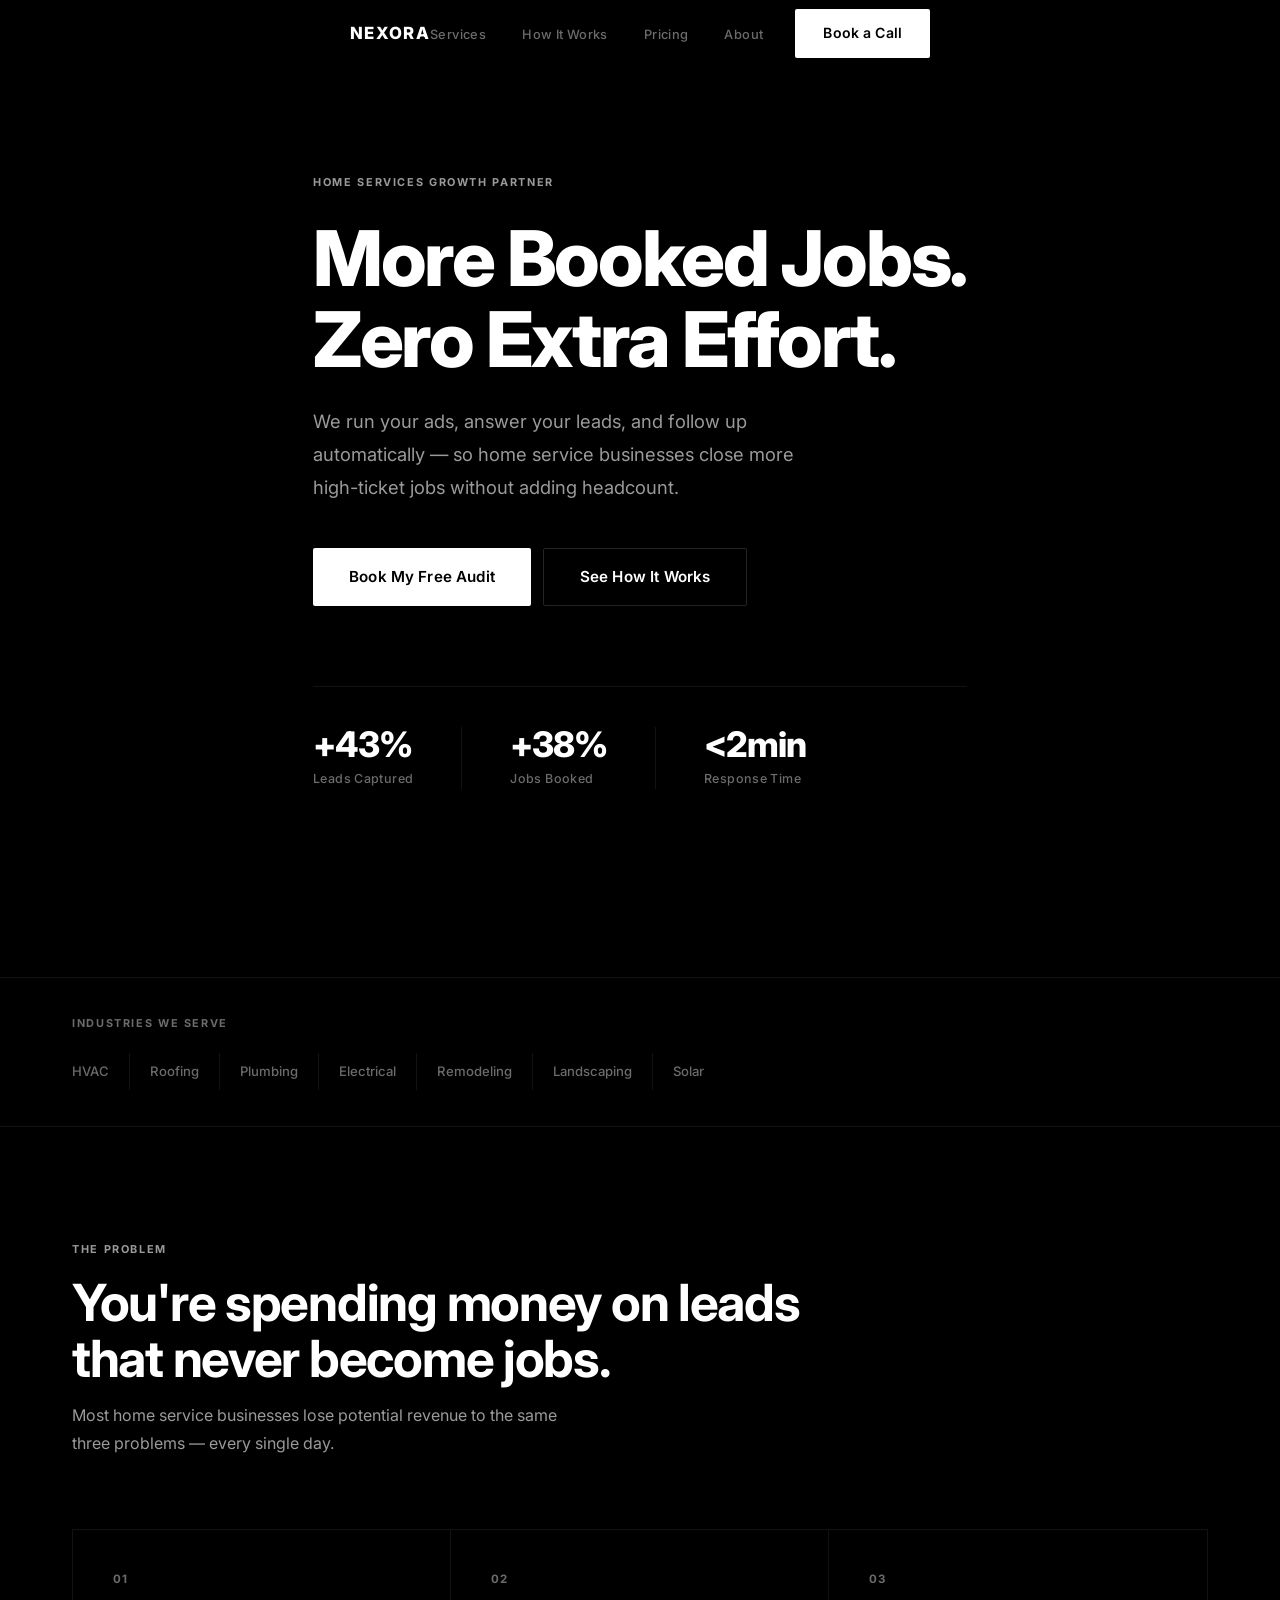
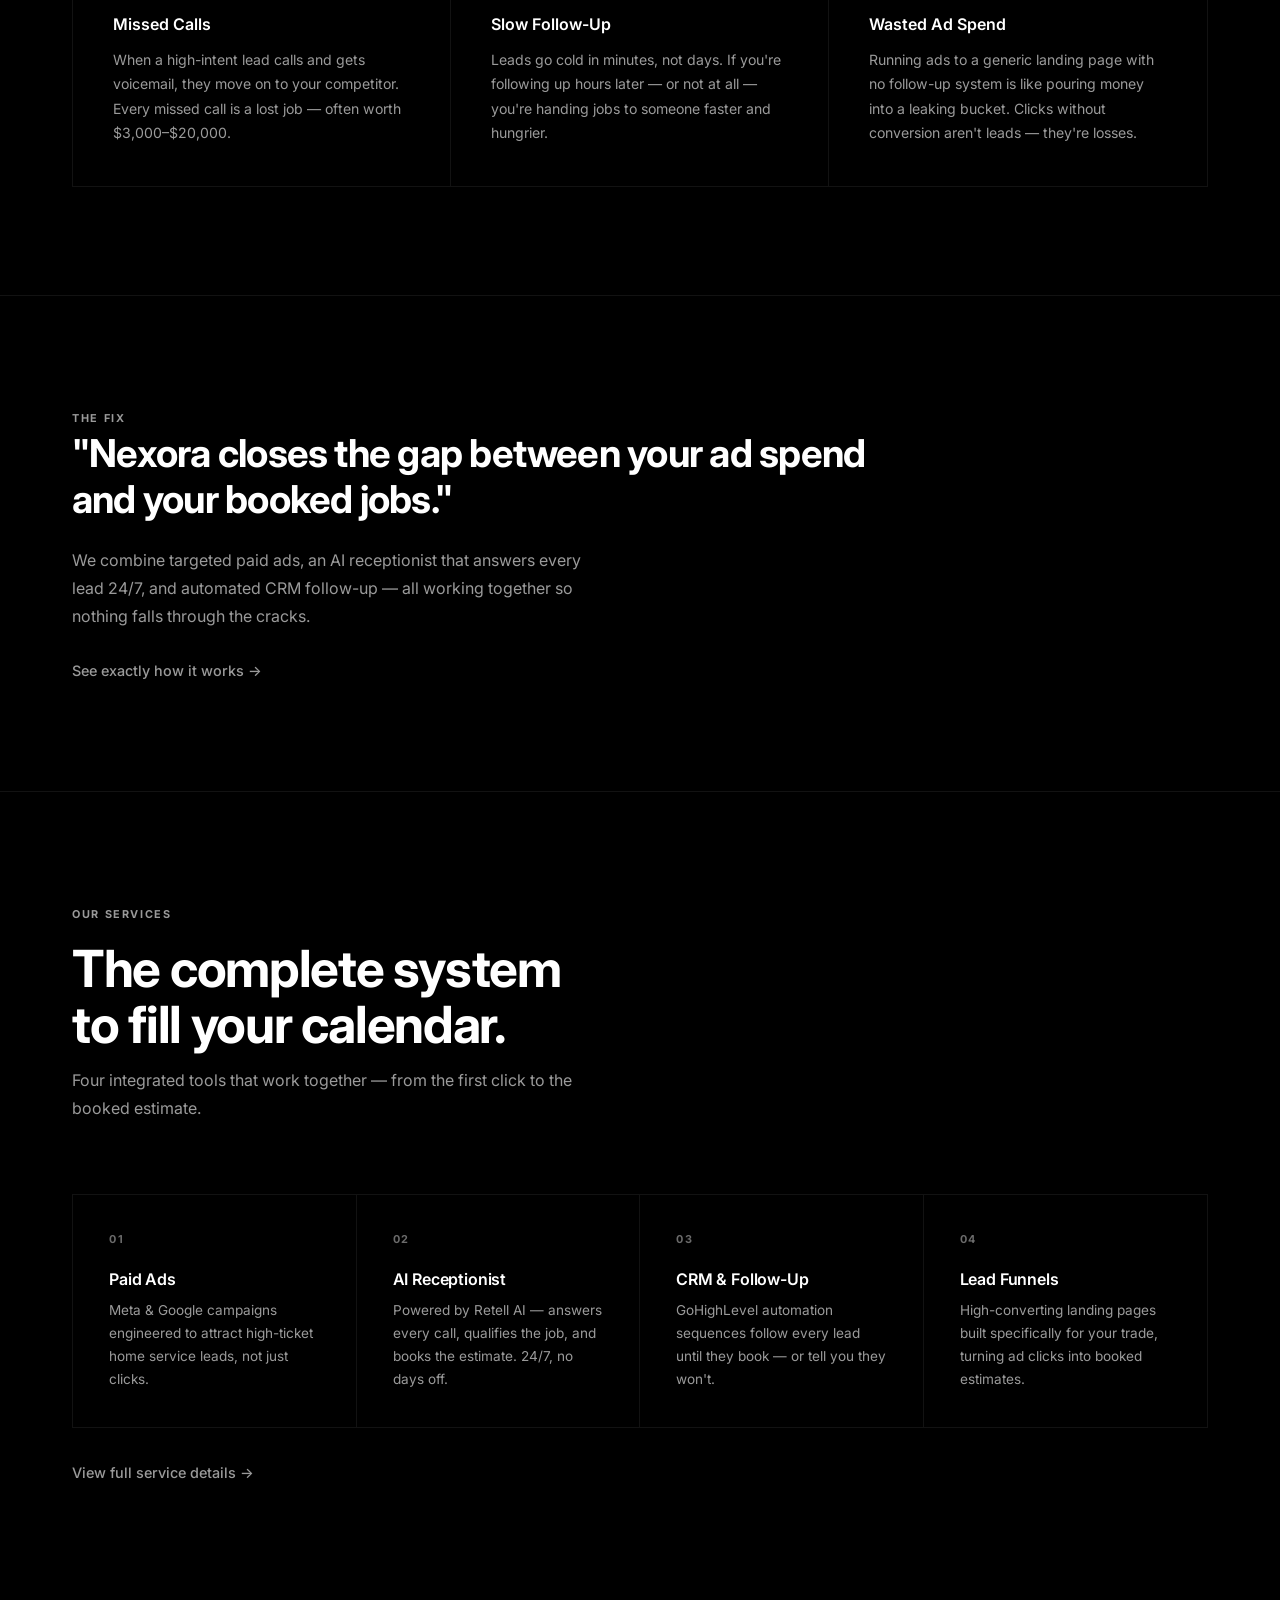
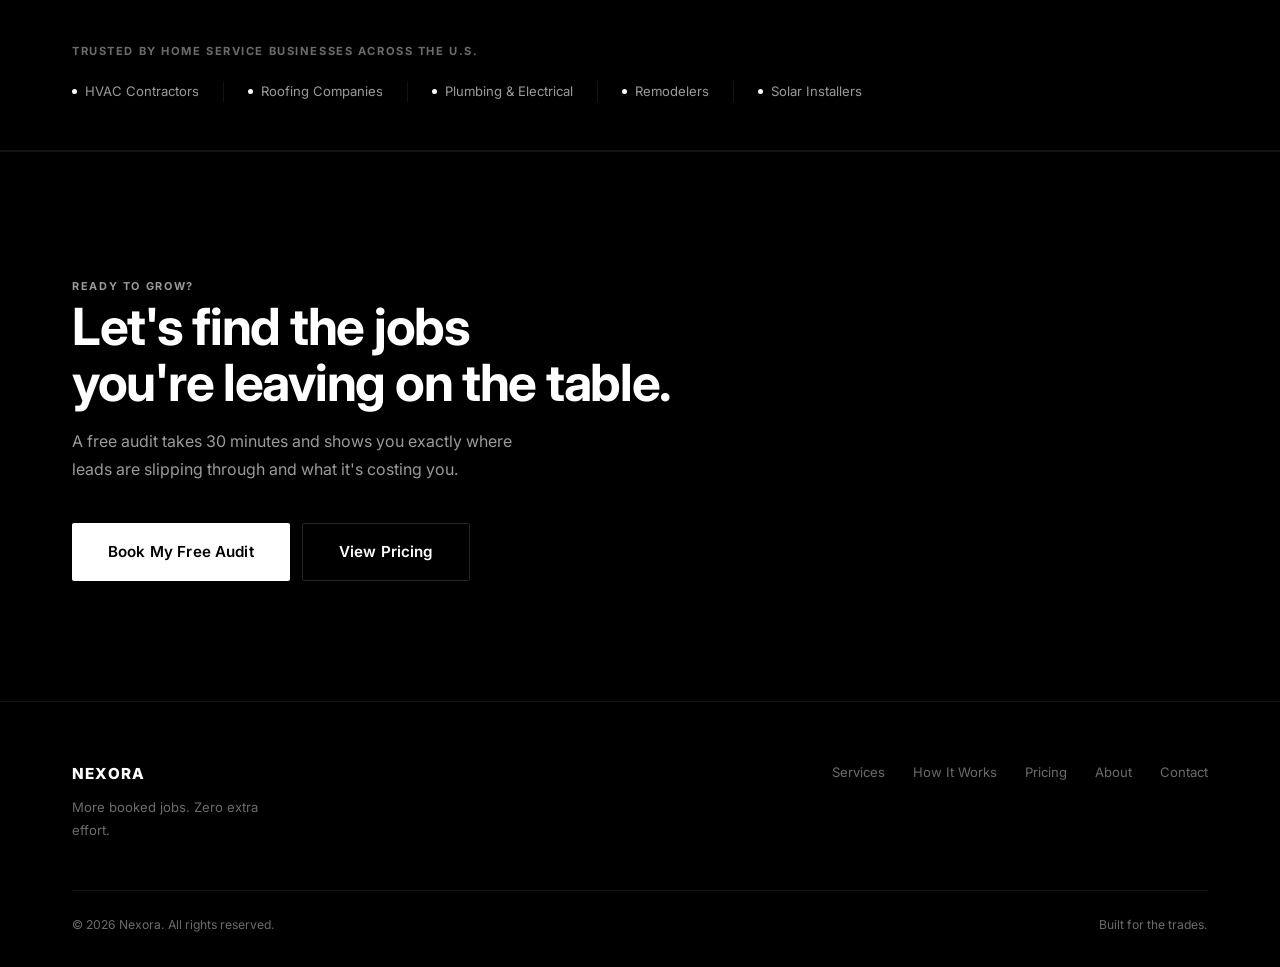
<file: index.html>
<!DOCTYPE html>
<html lang="en">
<head>
  <meta charset="UTF-8" />
  <meta name="viewport" content="width=device-width, initial-scale=1.0" />
  <title>Nexora — More Booked Jobs. Zero Extra Effort.</title>
  <meta name="description" content="Nexora runs your ads, answers your leads, and follows up automatically so home service businesses close more high-ticket jobs without adding headcount." />
  <link rel="stylesheet" href="styles.css" />
</head>
<body>

<!-- ─── Navigation ─── -->
<nav class="nav">
  <div class="container">
    <div class="nav-inner">
      <a href="index.html" class="nav-logo">Nexora</a>
      <ul class="nav-links">
        <li><a href="services.html">Services</a></li>
        <li><a href="how-it-works.html">How It Works</a></li>
        <li><a href="pricing.html">Pricing</a></li>
        <li><a href="about.html">About</a></li>
      </ul>
      <div class="nav-cta">
        <a href="contact.html" class="btn btn-primary">Book a Call</a>
      </div>
      <button class="nav-hamburger" aria-label="Open menu">
        <span></span><span></span><span></span>
      </button>
    </div>
  </div>
</nav>

<div class="nav-mobile">
  <a href="services.html">Services</a>
  <a href="how-it-works.html">How It Works</a>
  <a href="pricing.html">Pricing</a>
  <a href="about.html">About</a>
  <a href="contact.html" class="btn btn-primary">Book a Call</a>
</div>


<!-- ─── Hero ─── -->
<section class="hero">
  <div class="container">
    <div class="hero-content">
      <span class="label fade-up">Home Services Growth Partner</span>
      <h1 class="fade-up delay-1">More Booked Jobs.<br>Zero Extra Effort.</h1>
      <p class="hero-sub fade-up delay-2">We run your ads, answer your leads, and follow up automatically — so home service businesses close more high-ticket jobs without adding headcount.</p>
      <div class="hero-ctas fade-up delay-3">
        <a href="contact.html" class="btn btn-primary btn-lg">Book My Free Audit</a>
        <a href="how-it-works.html" class="btn btn-outline btn-lg">See How It Works</a>
      </div>
      <div class="stats-row fade-up delay-4">
        <div class="stat-item">
          <div class="stat-value">+43%</div>
          <div class="stat-label">Leads Captured</div>
        </div>
        <div class="stat-item">
          <div class="stat-value">+38%</div>
          <div class="stat-label">Jobs Booked</div>
        </div>
        <div class="stat-item">
          <div class="stat-value">&lt;2min</div>
          <div class="stat-label">Response Time</div>
        </div>
      </div>
    </div>
  </div>
</section>


<!-- ─── Trades Strip ─── -->
<div class="trades-strip">
  <div class="container">
    <p class="trades-label">Industries We Serve</p>
    <div class="trades-list">
      <div class="trade-item">HVAC</div>
      <div class="trade-item">Roofing</div>
      <div class="trade-item">Plumbing</div>
      <div class="trade-item">Electrical</div>
      <div class="trade-item">Remodeling</div>
      <div class="trade-item">Landscaping</div>
      <div class="trade-item">Solar</div>
    </div>
  </div>
</div>


<!-- ─── Problem Block ─── -->
<section>
  <div class="container">
    <div class="section-header fade-up">
      <span class="label">The Problem</span>
      <h2>You're spending money on leads<br>that never become jobs.</h2>
      <p class="section-sub">Most home service businesses lose potential revenue to the same three problems — every single day.</p>
    </div>
    <div class="problem-grid">
      <div class="problem-card fade-up delay-1">
        <div class="problem-num">01</div>
        <h4>Missed Calls</h4>
        <p>When a high-intent lead calls and gets voicemail, they move on to your competitor. Every missed call is a lost job — often worth $3,000–$20,000.</p>
      </div>
      <div class="problem-card fade-up delay-2">
        <div class="problem-num">02</div>
        <h4>Slow Follow-Up</h4>
        <p>Leads go cold in minutes, not days. If you're following up hours later — or not at all — you're handing jobs to someone faster and hungrier.</p>
      </div>
      <div class="problem-card fade-up delay-3">
        <div class="problem-num">03</div>
        <h4>Wasted Ad Spend</h4>
        <p>Running ads to a generic landing page with no follow-up system is like pouring money into a leaking bucket. Clicks without conversion aren't leads — they're losses.</p>
      </div>
    </div>
  </div>
</section>

<div class="divider"></div>

<!-- ─── Solution Teaser ─── -->
<div class="solution-teaser">
  <div class="container">
    <span class="label fade-up">The Fix</span>
    <blockquote class="fade-up delay-1">"Nexora closes the gap between your ad spend and your booked jobs."</blockquote>
    <p class="fade-up delay-2">We combine targeted paid ads, an AI receptionist that answers every lead 24/7, and automated CRM follow-up — all working together so nothing falls through the cracks.</p>
    <a href="how-it-works.html" class="link-arrow fade-up delay-3">See exactly how it works →</a>
  </div>
</div>


<!-- ─── Services Preview ─── -->
<section>
  <div class="container">
    <div class="section-header fade-up">
      <span class="label">Our Services</span>
      <h2>The complete system<br>to fill your calendar.</h2>
      <p class="section-sub">Four integrated tools that work together — from the first click to the booked estimate.</p>
    </div>
    <div class="grid-4">
      <div class="service-card fade-up delay-1">
        <div class="service-num">01</div>
        <h3>Paid Ads</h3>
        <p>Meta & Google campaigns engineered to attract high-ticket home service leads, not just clicks.</p>
      </div>
      <div class="service-card fade-up delay-2">
        <div class="service-num">02</div>
        <h3>AI Receptionist</h3>
        <p>Powered by Retell AI — answers every call, qualifies the job, and books the estimate. 24/7, no days off.</p>
      </div>
      <div class="service-card fade-up delay-3">
        <div class="service-num">03</div>
        <h3>CRM & Follow-Up</h3>
        <p>GoHighLevel automation sequences follow every lead until they book — or tell you they won't.</p>
      </div>
      <div class="service-card fade-up delay-4">
        <div class="service-num">04</div>
        <h3>Lead Funnels</h3>
        <p>High-converting landing pages built specifically for your trade, turning ad clicks into booked estimates.</p>
      </div>
    </div>
    <div style="margin-top: 32px;" class="fade-up">
      <a href="services.html" class="link-arrow">View full service details →</a>
    </div>
  </div>
</section>


<!-- ─── Social Proof ─── -->
<div class="social-proof">
  <div class="container">
    <p class="social-proof-label">Trusted by home service businesses across the U.S.</p>
    <div class="proof-badges">
      <div class="proof-badge"><div class="proof-dot"></div> HVAC Contractors</div>
      <div class="proof-badge"><div class="proof-dot"></div> Roofing Companies</div>
      <div class="proof-badge"><div class="proof-dot"></div> Plumbing & Electrical</div>
      <div class="proof-badge"><div class="proof-dot"></div> Remodelers</div>
      <div class="proof-badge"><div class="proof-dot"></div> Solar Installers</div>
    </div>
  </div>
</div>


<!-- ─── CTA ─── -->
<section class="cta-section">
  <div class="container">
    <span class="label fade-up">Ready to grow?</span>
    <h2 class="fade-up delay-1">Let's find the jobs<br>you're leaving on the table.</h2>
    <p class="fade-up delay-2">A free audit takes 30 minutes and shows you exactly where leads are slipping through and what it's costing you.</p>
    <div class="cta-btns fade-up delay-3">
      <a href="contact.html" class="btn btn-primary btn-lg">Book My Free Audit</a>
      <a href="pricing.html" class="btn btn-outline btn-lg">View Pricing</a>
    </div>
  </div>
</section>


<!-- ─── Footer ─── -->
<footer class="footer">
  <div class="container">
    <div class="footer-inner">
      <div>
        <div class="footer-logo">Nexora</div>
        <p class="footer-tagline">More booked jobs. Zero extra effort.</p>
      </div>
      <nav class="footer-nav">
        <a href="services.html">Services</a>
        <a href="how-it-works.html">How It Works</a>
        <a href="pricing.html">Pricing</a>
        <a href="about.html">About</a>
        <a href="contact.html">Contact</a>
      </nav>
    </div>
    <div class="footer-bottom">
      <span>© 2026 Nexora. All rights reserved.</span>
      <span>Built for the trades.</span>
    </div>
  </div>
</footer>

<script src="nav.js"></script>
</body>
</html>
</file>
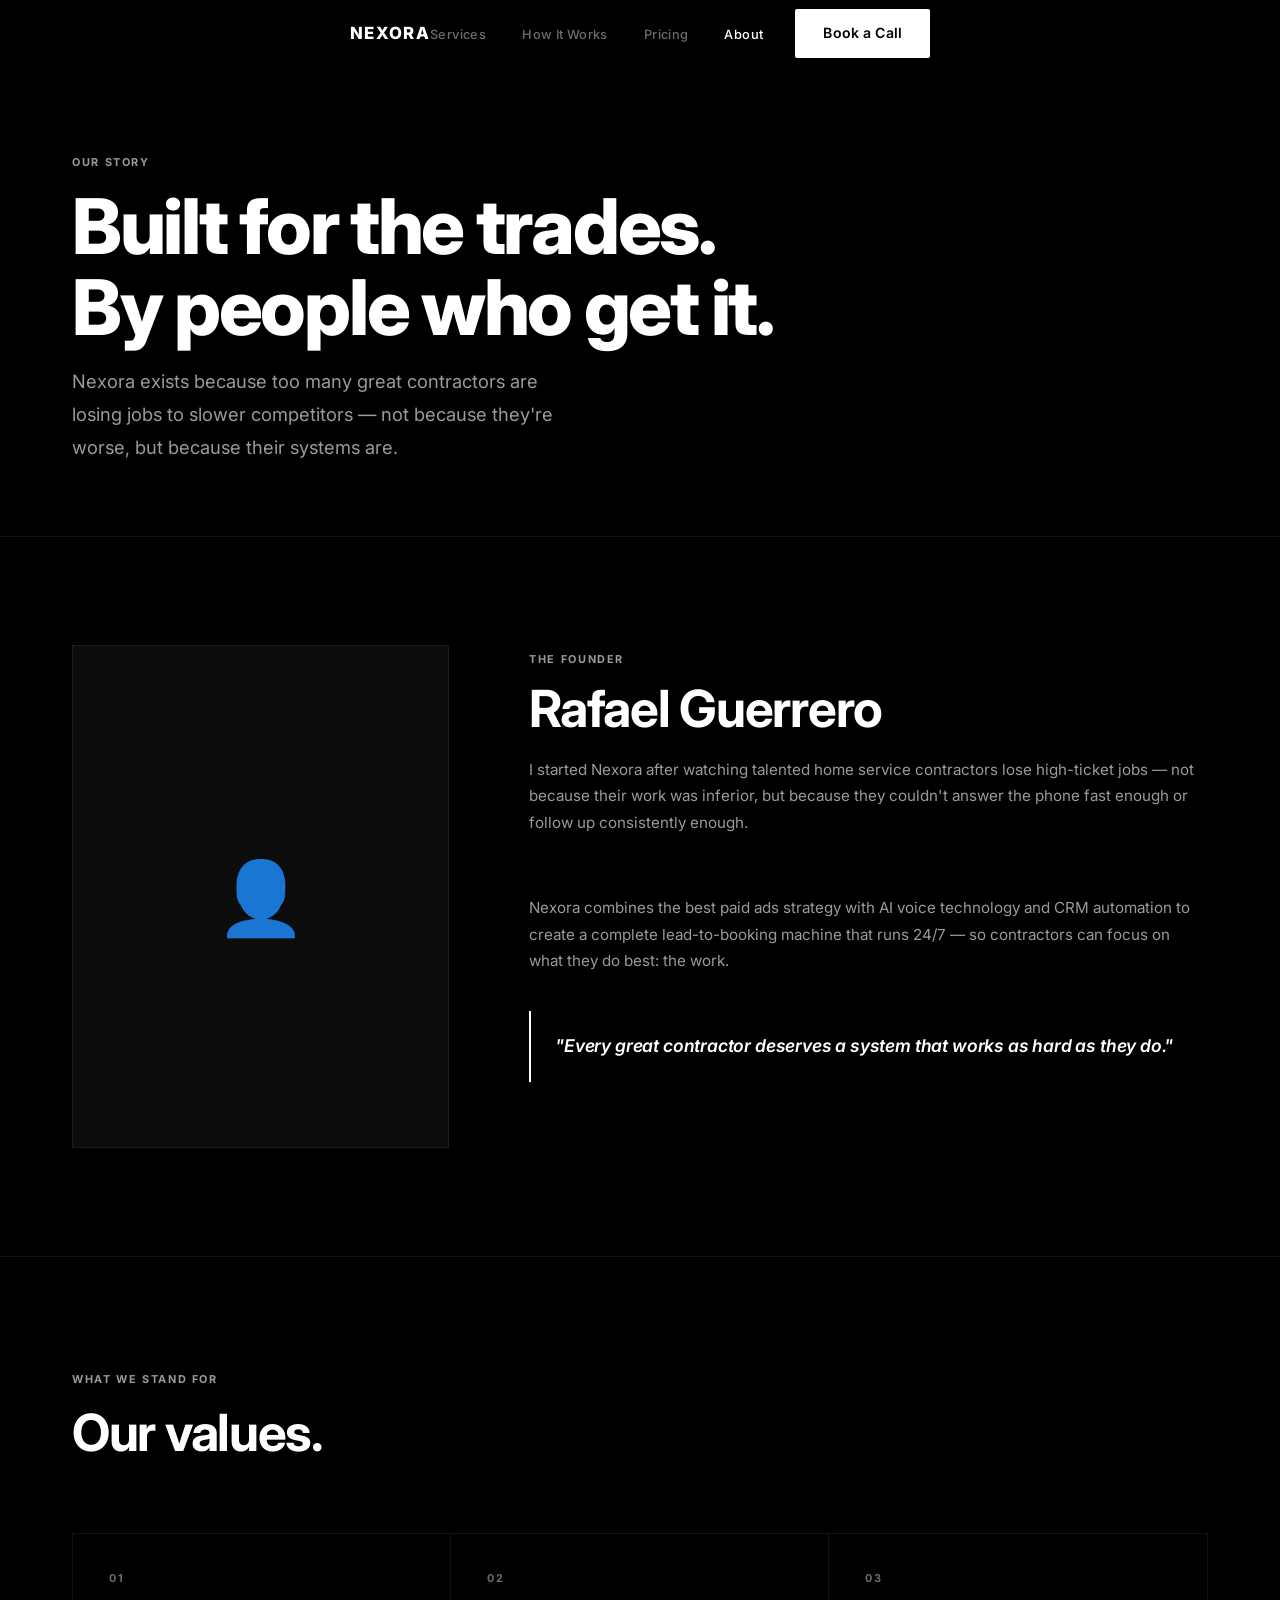
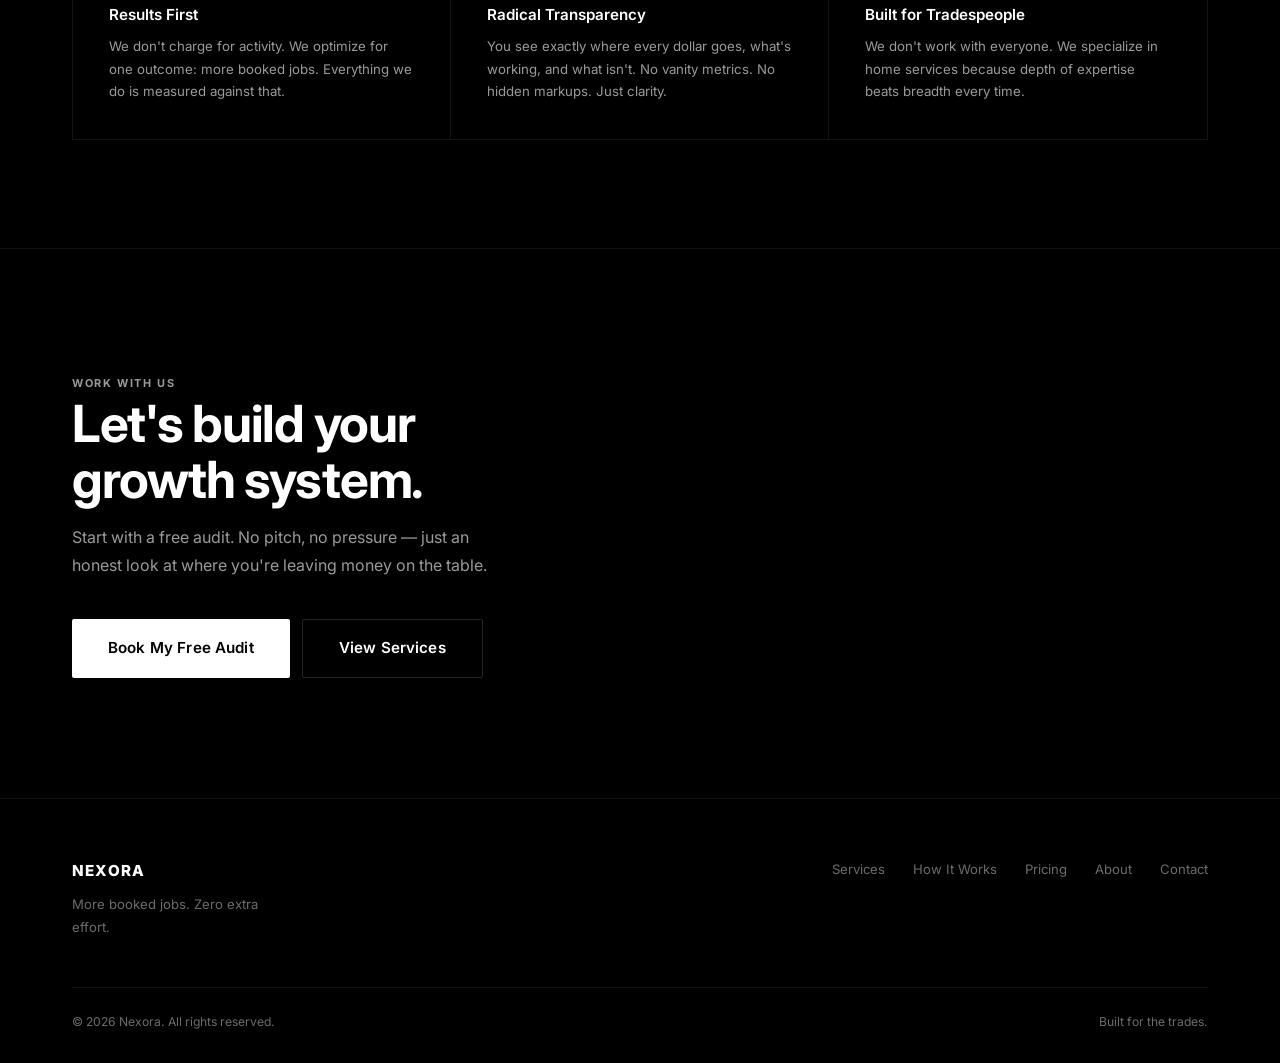
<file: about.html>
<!DOCTYPE html>
<html lang="en">
<head>
  <meta charset="UTF-8" />
  <meta name="viewport" content="width=device-width, initial-scale=1.0" />
  <title>About — Nexora</title>
  <link rel="stylesheet" href="styles.css" />
</head>
<body>

<nav class="nav">
  <div class="container">
    <div class="nav-inner">
      <a href="index.html" class="nav-logo">Nexora</a>
      <ul class="nav-links">
        <li><a href="services.html">Services</a></li>
        <li><a href="how-it-works.html">How It Works</a></li>
        <li><a href="pricing.html">Pricing</a></li>
        <li><a href="about.html" class="active">About</a></li>
      </ul>
      <div class="nav-cta"><a href="contact.html" class="btn btn-primary">Book a Call</a></div>
      <button class="nav-hamburger" aria-label="Open menu"><span></span><span></span><span></span></button>
    </div>
  </div>
</nav>
<div class="nav-mobile">
  <a href="services.html">Services</a>
  <a href="how-it-works.html">How It Works</a>
  <a href="pricing.html">Pricing</a>
  <a href="about.html">About</a>
  <a href="contact.html" class="btn btn-primary">Book a Call</a>
</div>

<div class="page-hero">
  <div class="container">
    <span class="label fade-up">Our Story</span>
    <h1 class="fade-up delay-1">Built for the trades.<br>By people who get it.</h1>
    <p class="hero-sub fade-up delay-2">Nexora exists because too many great contractors are losing jobs to slower competitors — not because they're worse, but because their systems are.</p>
  </div>
</div>

<section>
  <div class="container">
    <div class="about-founder">
      <div class="founder-img fade-up">👤</div>
      <div class="founder-text">
        <span class="label fade-up">The Founder</span>
        <h2 class="fade-up delay-1">Rafael Guerrero</h2>
        <p class="fade-up delay-2">I started Nexora after watching talented home service contractors lose high-ticket jobs — not because their work was inferior, but because they couldn't answer the phone fast enough or follow up consistently enough.</p>
        <p class="fade-up delay-2">The problem wasn't skill. It was systems. So I built one.</p>
        <p class="fade-up delay-2">Nexora combines the best paid ads strategy with AI voice technology and CRM automation to create a complete lead-to-booking machine that runs 24/7 — so contractors can focus on what they do best: the work.</p>
        <div class="mission-block fade-up delay-3">
          <p>"Every great contractor deserves a system that works as hard as they do."</p>
        </div>
      </div>
    </div>
  </div>
</section>

<div class="divider"></div>

<section>
  <div class="container">
    <div class="section-header fade-up">
      <span class="label">What We Stand For</span>
      <h2>Our values.</h2>
    </div>
    <div class="values-grid">
      <div class="value-card fade-up">
        <div class="value-num">01</div>
        <h4>Results First</h4>
        <p>We don't charge for activity. We optimize for one outcome: more booked jobs. Everything we do is measured against that.</p>
      </div>
      <div class="value-card fade-up delay-1">
        <div class="value-num">02</div>
        <h4>Radical Transparency</h4>
        <p>You see exactly where every dollar goes, what's working, and what isn't. No vanity metrics. No hidden markups. Just clarity.</p>
      </div>
      <div class="value-card fade-up delay-2">
        <div class="value-num">03</div>
        <h4>Built for Tradespeople</h4>
        <p>We don't work with everyone. We specialize in home services because depth of expertise beats breadth every time.</p>
      </div>
    </div>
  </div>
</section>

<section class="cta-section">
  <div class="container">
    <span class="label fade-up">Work With Us</span>
    <h2 class="fade-up delay-1">Let's build your<br>growth system.</h2>
    <p class="fade-up delay-2">Start with a free audit. No pitch, no pressure — just an honest look at where you're leaving money on the table.</p>
    <div class="cta-btns fade-up delay-3">
      <a href="contact.html" class="btn btn-primary btn-lg">Book My Free Audit</a>
      <a href="services.html" class="btn btn-outline btn-lg">View Services</a>
    </div>
  </div>
</section>

<footer class="footer">
  <div class="container">
    <div class="footer-inner">
      <div><div class="footer-logo">Nexora</div><p class="footer-tagline">More booked jobs. Zero extra effort.</p></div>
      <nav class="footer-nav">
        <a href="services.html">Services</a>
        <a href="how-it-works.html">How It Works</a>
        <a href="pricing.html">Pricing</a>
        <a href="about.html">About</a>
        <a href="contact.html">Contact</a>
      </nav>
    </div>
    <div class="footer-bottom"><span>© 2026 Nexora. All rights reserved.</span><span>Built for the trades.</span></div>
  </div>
</footer>

<script src="nav.js"></script>
</body>
</html>
</file>
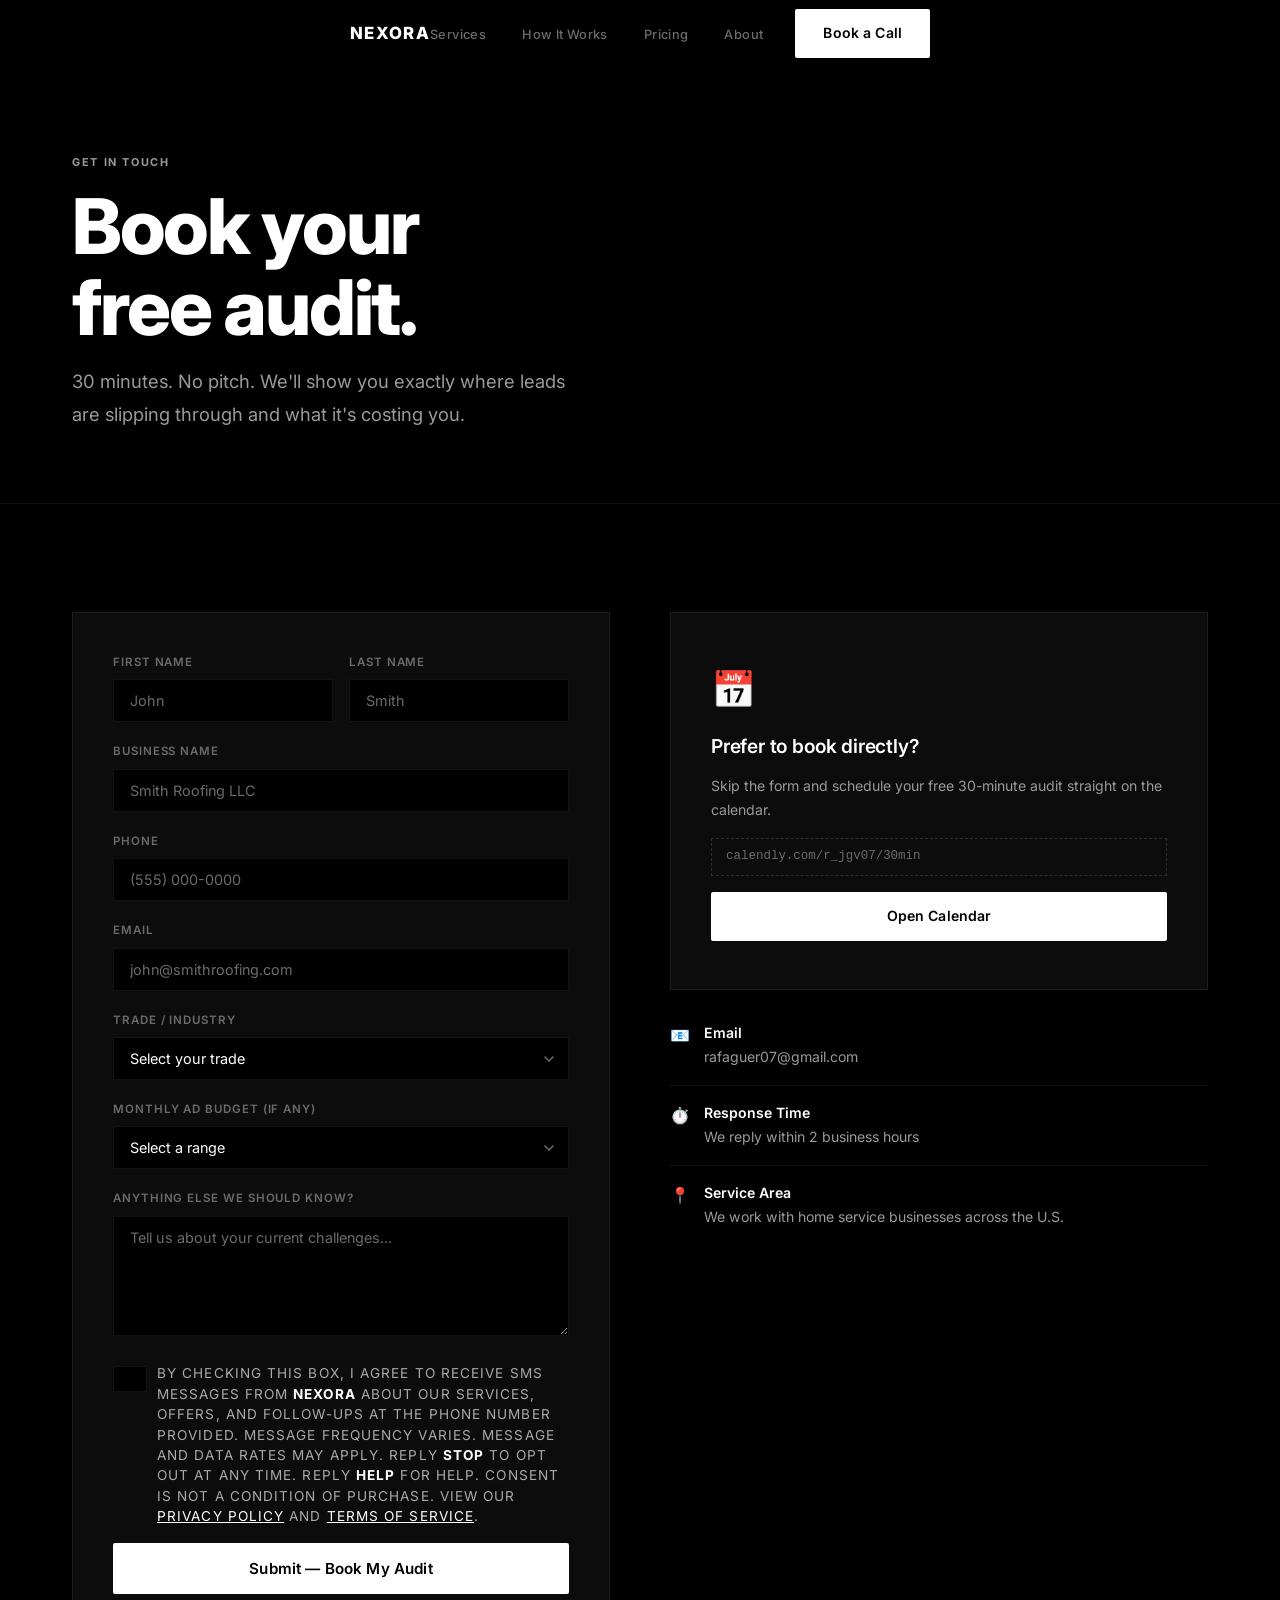
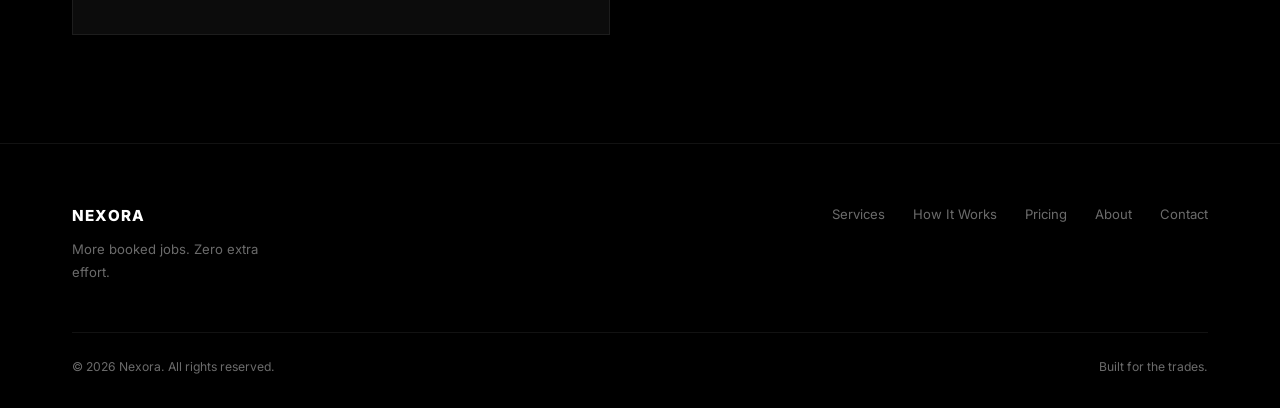
<file: contact.html>
<!DOCTYPE html>
<html lang="en">
<head>
  <meta charset="UTF-8" />
  <meta name="viewport" content="width=device-width, initial-scale=1.0" />
  <title>Contact — Nexora</title>
  <link rel="stylesheet" href="styles.css" />
</head>
<body>

<nav class="nav">
  <div class="container">
    <div class="nav-inner">
      <a href="index.html" class="nav-logo">Nexora</a>
      <ul class="nav-links">
        <li><a href="services.html">Services</a></li>
        <li><a href="how-it-works.html">How It Works</a></li>
        <li><a href="pricing.html">Pricing</a></li>
        <li><a href="about.html">About</a></li>
      </ul>
      <div class="nav-cta"><a href="contact.html" class="btn btn-primary">Book a Call</a></div>
      <button class="nav-hamburger" aria-label="Open menu"><span></span><span></span><span></span></button>
    </div>
  </div>
</nav>
<div class="nav-mobile">
  <a href="services.html">Services</a>
  <a href="how-it-works.html">How It Works</a>
  <a href="pricing.html">Pricing</a>
  <a href="about.html">About</a>
  <a href="contact.html" class="btn btn-primary">Book a Call</a>
</div>

<div class="page-hero">
  <div class="container">
    <span class="label fade-up">Get In Touch</span>
    <h1 class="fade-up delay-1">Book your<br>free audit.</h1>
    <p class="hero-sub fade-up delay-2">30 minutes. No pitch. We'll show you exactly where leads are slipping through and what it's costing you.</p>
  </div>
</div>

<section>
  <div class="container">
    <div class="contact-grid">

      <div>
        <div class="contact-form fade-up">
          <form>
            <div class="form-row">
              <div class="form-group">
                <label>First Name</label>
                <input type="text" placeholder="John" />
              </div>
              <div class="form-group">
                <label>Last Name</label>
                <input type="text" placeholder="Smith" />
              </div>
            </div>
            <div class="form-group">
              <label>Business Name</label>
              <input type="text" placeholder="Smith Roofing LLC" />
            </div>
            <div class="form-group">
              <label>Phone</label>
              <input type="tel" placeholder="(555) 000-0000" />
            </div>
            <div class="form-group">
              <label>Email</label>
              <input type="email" placeholder="john@smithroofing.com" />
            </div>
            <div class="form-group">
              <label>Trade / Industry</label>
              <select>
                <option value="" disabled selected>Select your trade</option>
                <option>HVAC</option>
                <option>Roofing</option>
                <option>Plumbing</option>
                <option>Electrical</option>
                <option>Remodeling</option>
                <option>Landscaping</option>
                <option>Solar</option>
                <option>Other Home Service</option>
              </select>
            </div>
            <div class="form-group">
              <label>Monthly Ad Budget (if any)</label>
              <select>
                <option value="" disabled selected>Select a range</option>
                <option>Not currently running ads</option>
                <option>Under $1,000/mo</option>
                <option>$1,000–$3,000/mo</option>
                <option>$3,000–$10,000/mo</option>
                <option>$10,000+/mo</option>
              </select>
            </div>
            <div class="form-group">
              <label>Anything else we should know?</label>
              <textarea placeholder="Tell us about your current challenges..."></textarea>
            </div>
            <div class="form-group" style="margin-bottom: 16px;">
              <label style="display: flex; align-items: flex-start; gap: 10px; cursor: pointer; font-weight: 400; font-size: 0.85rem; color: #aaa; line-height: 1.5;">
                <input type="checkbox" name="sms_consent" style="margin-top: 3px; flex-shrink: 0; width: 16px; height: 16px; accent-color: #fff;" />
                <span>
                  By checking this box, I agree to receive SMS messages from <strong style="color: #fff;">Nexora</strong> about our services, offers, and follow-ups at the phone number provided. Message frequency varies. Message and data rates may apply. Reply <strong style="color: #fff;">STOP</strong> to opt out at any time. Reply <strong style="color: #fff;">HELP</strong> for help. Consent is not a condition of purchase. View our <a href="privacy-policy.html" style="color: #fff; text-decoration: underline;">Privacy Policy</a> and <a href="terms.html" style="color: #fff; text-decoration: underline;">Terms of Service</a>.
                </span>
              </label>
            </div>
            <button type="submit" class="btn btn-primary btn-block btn-lg">Submit — Book My Audit</button>
          </form>
        </div>
      </div>

      <div class="fade-up delay-1">
        <div class="calendly-block">
          <div class="cal-icon">📅</div>
          <h3>Prefer to book directly?</h3>
          <p>Skip the form and schedule your free 30-minute audit straight on the calendar.</p>
          <div class="cal-url">calendly.com/r_jgv07/30min</div>
          <a href="https://calendly.com/r_jgv07/30min" target="_blank" rel="noopener" class="btn btn-primary">Open Calendar</a>
        </div>

        <div class="contact-meta">
          <div class="contact-meta-item">
            <span class="mi">📧</span>
            <div>
              <strong>Email</strong>
              <a href="mailto:rafaguer07@gmail.com">rafaguer07@gmail.com</a>
            </div>
          </div>
          <div class="contact-meta-item">
            <span class="mi">⏱️</span>
            <div>
              <strong>Response Time</strong>
              We reply within 2 business hours
            </div>
          </div>
          <div class="contact-meta-item">
            <span class="mi">📍</span>
            <div>
              <strong>Service Area</strong>
              We work with home service businesses across the U.S.
            </div>
          </div>
        </div>
      </div>

    </div>
  </div>
</section>

<footer class="footer">
  <div class="container">
    <div class="footer-inner">
      <div><div class="footer-logo">Nexora</div><p class="footer-tagline">More booked jobs. Zero extra effort.</p></div>
      <nav class="footer-nav">
        <a href="services.html">Services</a>
        <a href="how-it-works.html">How It Works</a>
        <a href="pricing.html">Pricing</a>
        <a href="about.html">About</a>
        <a href="contact.html">Contact</a>
      </nav>
    </div>
    <div class="footer-bottom"><span>© 2026 Nexora. All rights reserved.</span><span>Built for the trades.</span></div>
  </div>
</footer>

<script src="nav.js"></script>
</body>
</html>
</file>
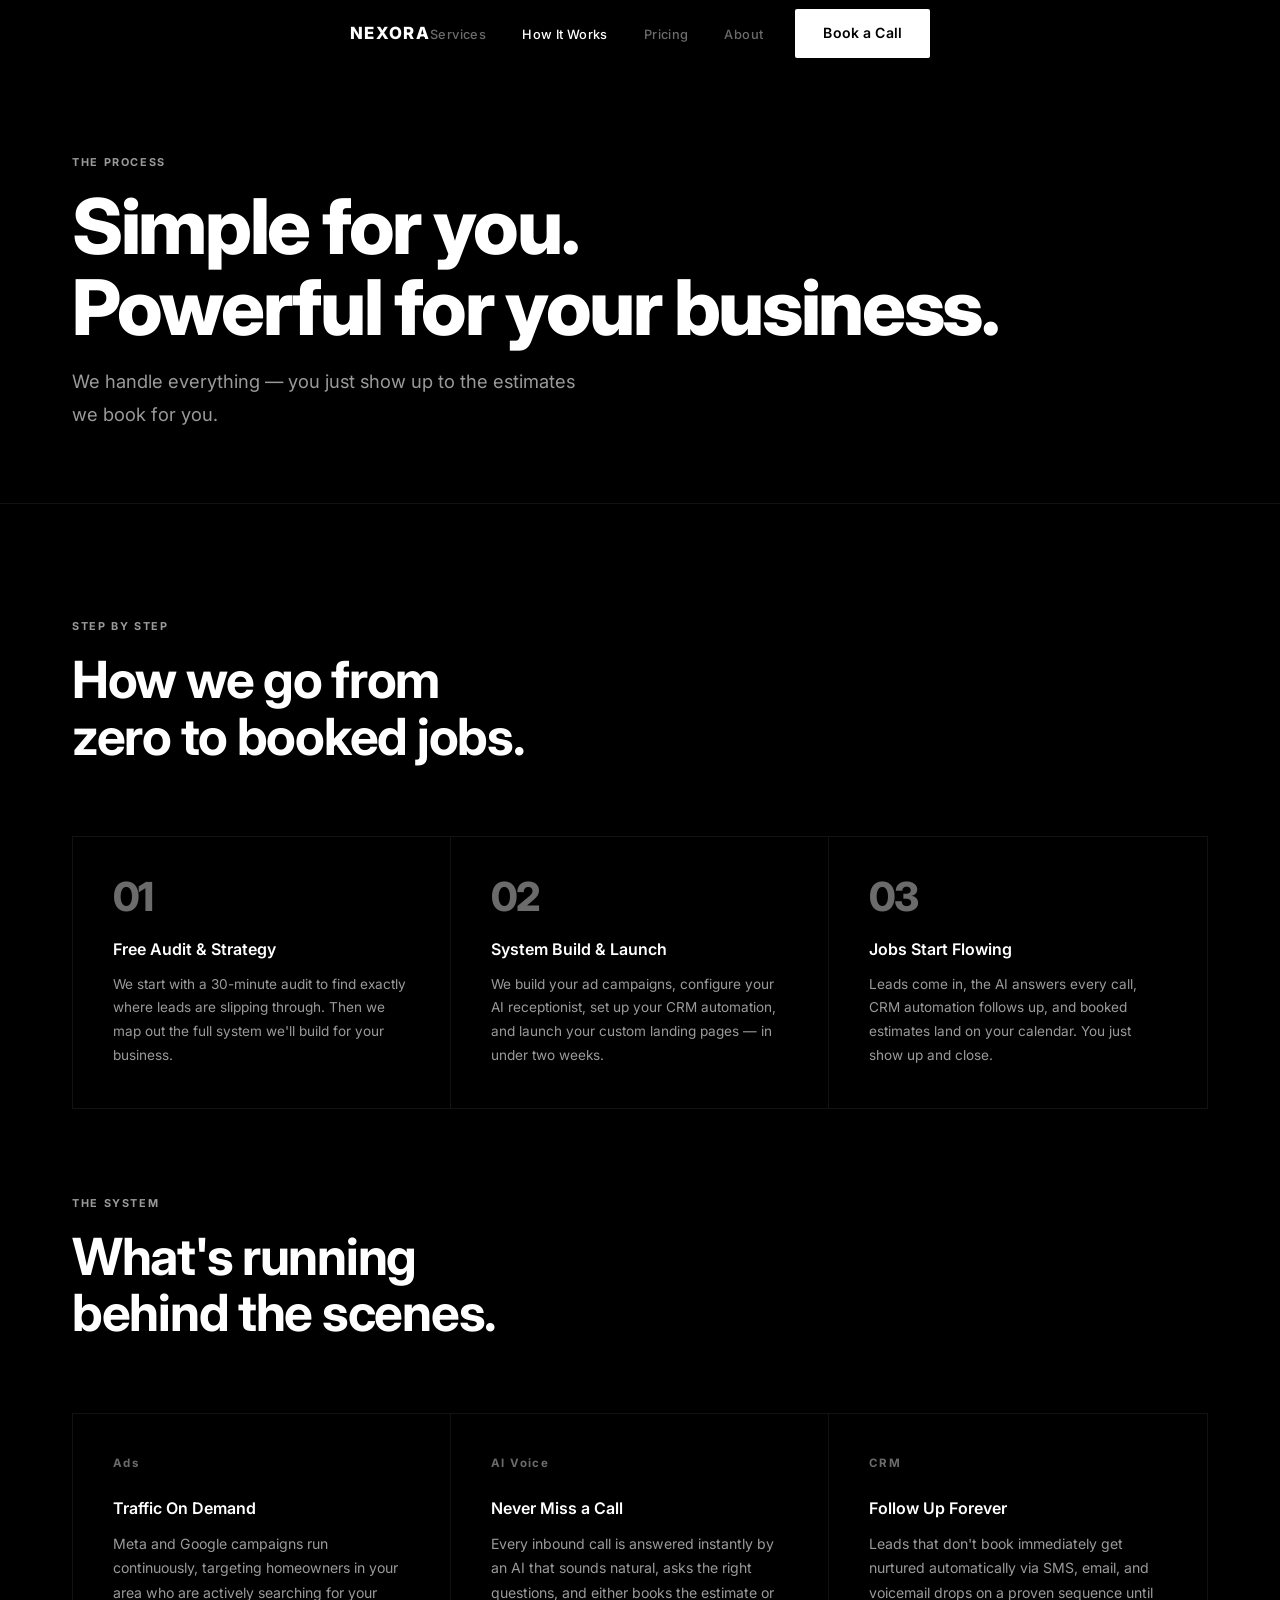
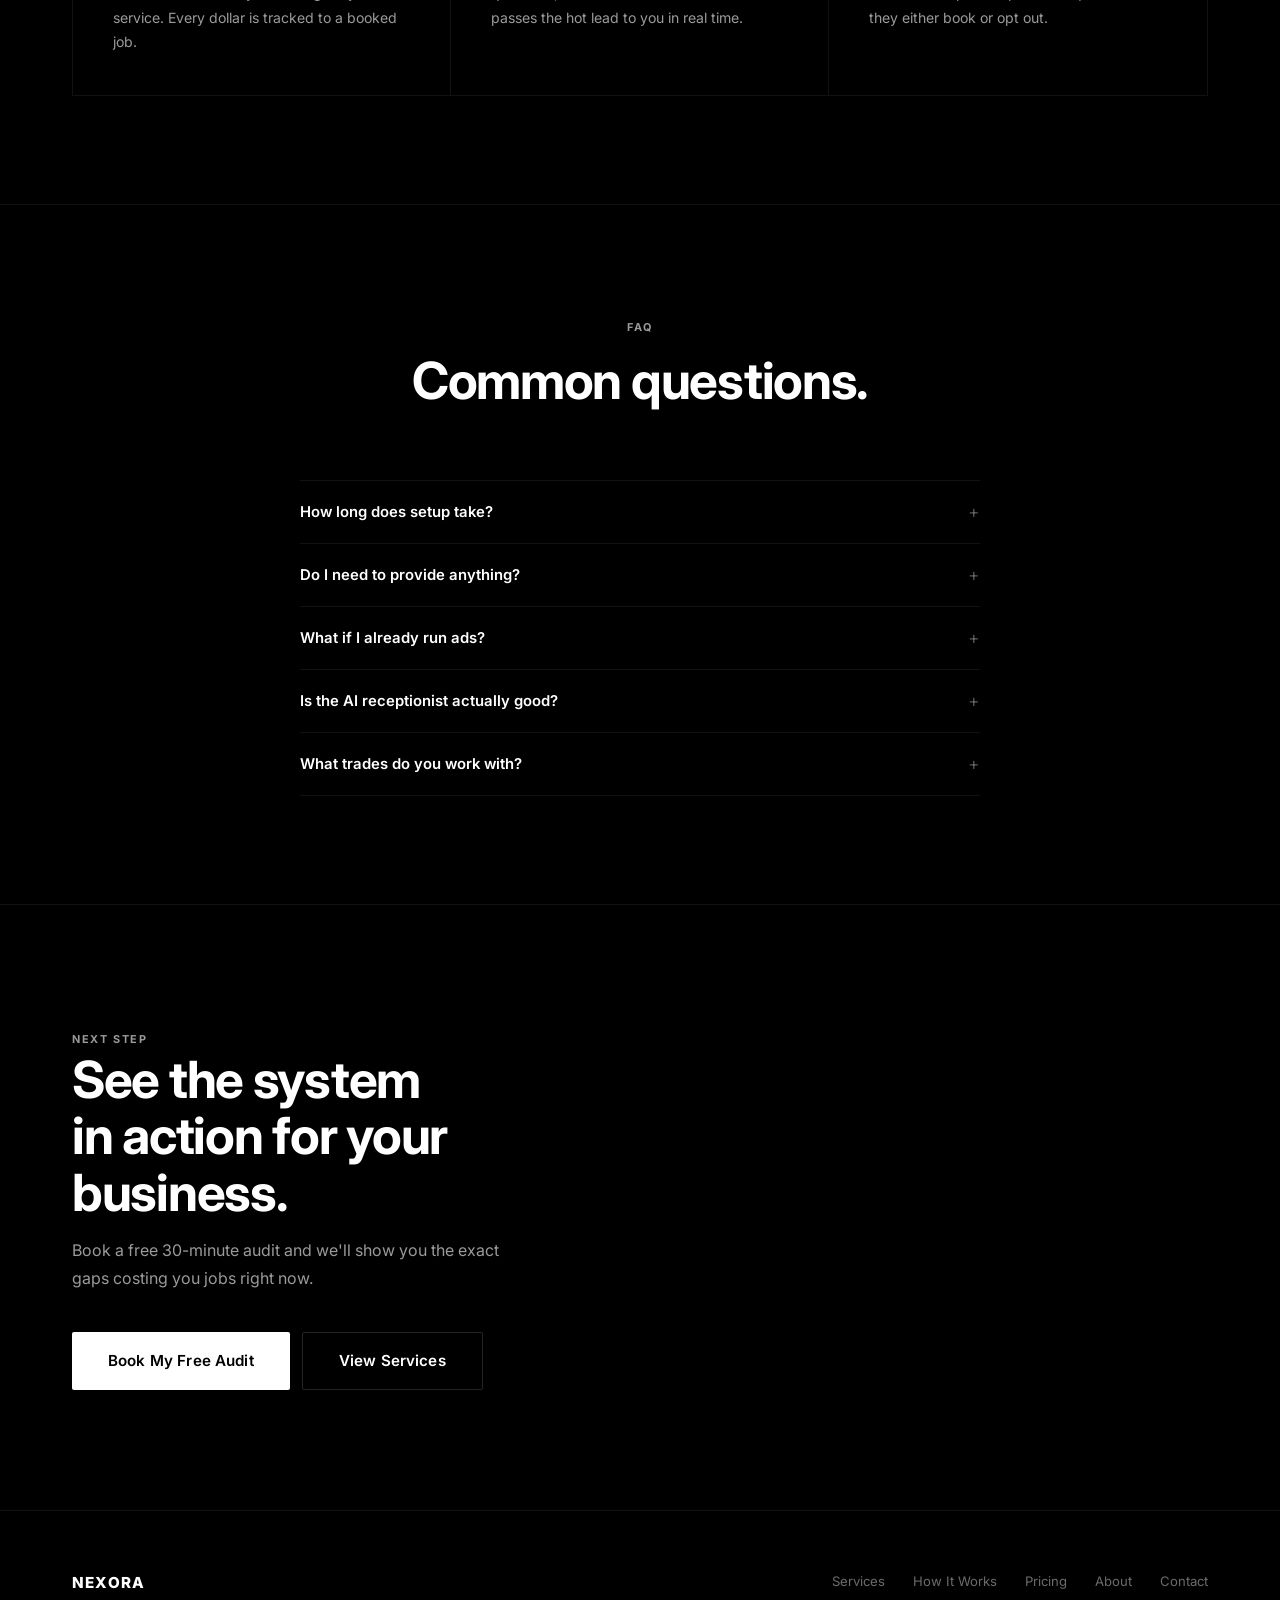
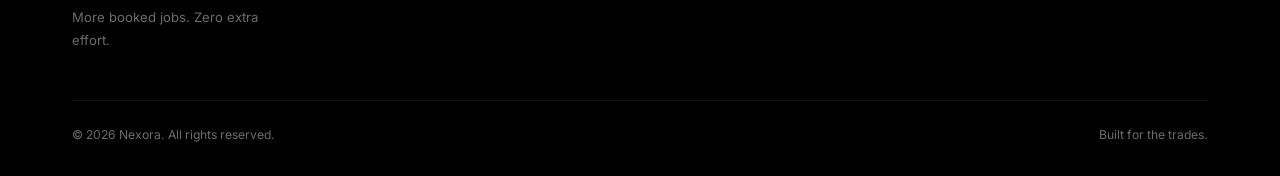
<file: how-it-works.html>
<!DOCTYPE html>
<html lang="en">
<head>
  <meta charset="UTF-8" />
  <meta name="viewport" content="width=device-width, initial-scale=1.0" />
  <title>How It Works — Nexora</title>
  <link rel="stylesheet" href="styles.css" />
</head>
<body>

<nav class="nav">
  <div class="container">
    <div class="nav-inner">
      <a href="index.html" class="nav-logo">Nexora</a>
      <ul class="nav-links">
        <li><a href="services.html">Services</a></li>
        <li><a href="how-it-works.html" class="active">How It Works</a></li>
        <li><a href="pricing.html">Pricing</a></li>
        <li><a href="about.html">About</a></li>
      </ul>
      <div class="nav-cta"><a href="contact.html" class="btn btn-primary">Book a Call</a></div>
      <button class="nav-hamburger" aria-label="Open menu"><span></span><span></span><span></span></button>
    </div>
  </div>
</nav>
<div class="nav-mobile">
  <a href="services.html">Services</a>
  <a href="how-it-works.html">How It Works</a>
  <a href="pricing.html">Pricing</a>
  <a href="about.html">About</a>
  <a href="contact.html" class="btn btn-primary">Book a Call</a>
</div>

<div class="page-hero">
  <div class="container">
    <span class="label fade-up">The Process</span>
    <h1 class="fade-up delay-1">Simple for you.<br>Powerful for your business.</h1>
    <p class="hero-sub fade-up delay-2">We handle everything — you just show up to the estimates we book for you.</p>
  </div>
</div>

<section>
  <div class="container">
    <div class="section-header fade-up">
      <span class="label">Step by Step</span>
      <h2>How we go from<br>zero to booked jobs.</h2>
    </div>
    <div class="steps-list">
      <div class="step-item fade-up">
        <div class="step-num">01</div>
        <div class="step-title">Free Audit & Strategy</div>
        <p class="step-desc">We start with a 30-minute audit to find exactly where leads are slipping through. Then we map out the full system we'll build for your business.</p>
      </div>
      <div class="step-item fade-up delay-1">
        <div class="step-num">02</div>
        <div class="step-title">System Build & Launch</div>
        <p class="step-desc">We build your ad campaigns, configure your AI receptionist, set up your CRM automation, and launch your custom landing pages — in under two weeks.</p>
      </div>
      <div class="step-item fade-up delay-2">
        <div class="step-num">03</div>
        <div class="step-title">Jobs Start Flowing</div>
        <p class="step-desc">Leads come in, the AI answers every call, CRM automation follows up, and booked estimates land on your calendar. You just show up and close.</p>
      </div>
    </div>

    <div class="section-header fade-up" style="margin-top: 80px;">
      <span class="label">The System</span>
      <h2>What's running<br>behind the scenes.</h2>
    </div>
    <div class="problem-grid">
      <div class="problem-card fade-up">
        <div class="problem-num">Ads</div>
        <h4>Traffic On Demand</h4>
        <p>Meta and Google campaigns run continuously, targeting homeowners in your area who are actively searching for your service. Every dollar is tracked to a booked job.</p>
      </div>
      <div class="problem-card fade-up delay-1">
        <div class="problem-num">AI Voice</div>
        <h4>Never Miss a Call</h4>
        <p>Every inbound call is answered instantly by an AI that sounds natural, asks the right questions, and either books the estimate or passes the hot lead to you in real time.</p>
      </div>
      <div class="problem-card fade-up delay-2">
        <div class="problem-num">CRM</div>
        <h4>Follow Up Forever</h4>
        <p>Leads that don't book immediately get nurtured automatically via SMS, email, and voicemail drops on a proven sequence until they either book or opt out.</p>
      </div>
    </div>
  </div>
</section>

<div class="divider"></div>

<section>
  <div class="container">
    <div class="section-header centered fade-up">
      <span class="label">FAQ</span>
      <h2>Common questions.</h2>
    </div>
    <div class="faq-list" style="margin: 0 auto;">
      <div class="faq-item">
        <button class="faq-question">How long does setup take? <span class="faq-chevron">+</span></button>
        <div class="faq-answer"><p>Most clients are fully live within 10–14 days. This includes ad campaigns, AI receptionist configuration, CRM setup, and landing page launch.</p></div>
      </div>
      <div class="faq-item">
        <button class="faq-question">Do I need to provide anything? <span class="faq-chevron">+</span></button>
        <div class="faq-answer"><p>Just your business info, service area, pricing range, and access to your ad accounts. We handle all the build and creative work.</p></div>
      </div>
      <div class="faq-item">
        <button class="faq-question">What if I already run ads? <span class="faq-chevron">+</span></button>
        <div class="faq-answer"><p>We audit what you're currently running and improve it. Most clients see better results from their existing ad spend within the first 30 days.</p></div>
      </div>
      <div class="faq-item">
        <button class="faq-question">Is the AI receptionist actually good? <span class="faq-chevron">+</span></button>
        <div class="faq-answer"><p>Yes. Powered by Retell AI, it sounds natural, handles objections, and qualifies leads accurately. Most callers don't realize they're talking to AI until we tell them.</p></div>
      </div>
      <div class="faq-item">
        <button class="faq-question">What trades do you work with? <span class="faq-chevron">+</span></button>
        <div class="faq-answer"><p>HVAC, roofing, plumbing, electrical, remodeling, landscaping, solar, and other home service businesses with average job values over $1,000.</p></div>
      </div>
    </div>
  </div>
</section>

<section class="cta-section">
  <div class="container">
    <span class="label fade-up">Next Step</span>
    <h2 class="fade-up delay-1">See the system<br>in action for your business.</h2>
    <p class="fade-up delay-2">Book a free 30-minute audit and we'll show you the exact gaps costing you jobs right now.</p>
    <div class="cta-btns fade-up delay-3">
      <a href="contact.html" class="btn btn-primary btn-lg">Book My Free Audit</a>
      <a href="services.html" class="btn btn-outline btn-lg">View Services</a>
    </div>
  </div>
</section>

<footer class="footer">
  <div class="container">
    <div class="footer-inner">
      <div><div class="footer-logo">Nexora</div><p class="footer-tagline">More booked jobs. Zero extra effort.</p></div>
      <nav class="footer-nav">
        <a href="services.html">Services</a>
        <a href="how-it-works.html">How It Works</a>
        <a href="pricing.html">Pricing</a>
        <a href="about.html">About</a>
        <a href="contact.html">Contact</a>
      </nav>
    </div>
    <div class="footer-bottom"><span>© 2026 Nexora. All rights reserved.</span><span>Built for the trades.</span></div>
  </div>
</footer>

<script src="nav.js"></script>
</body>
</html>
</file>
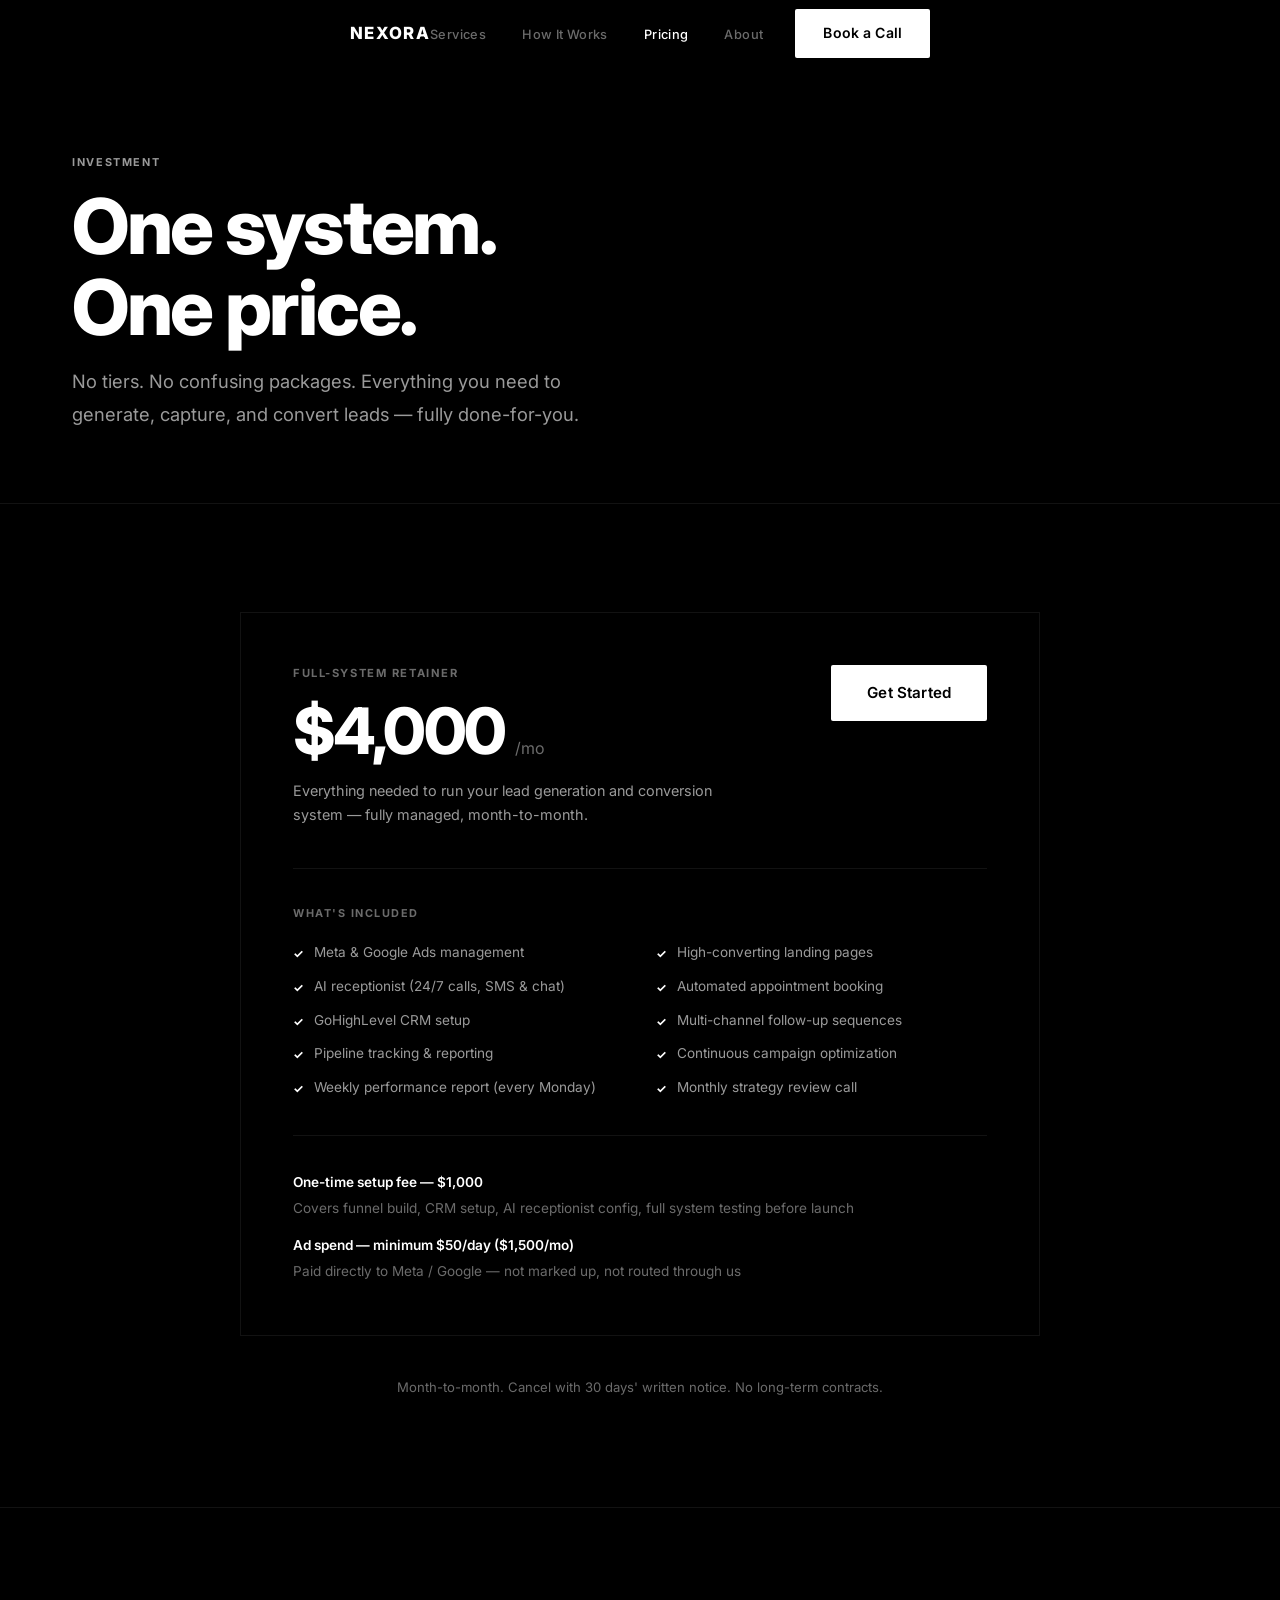
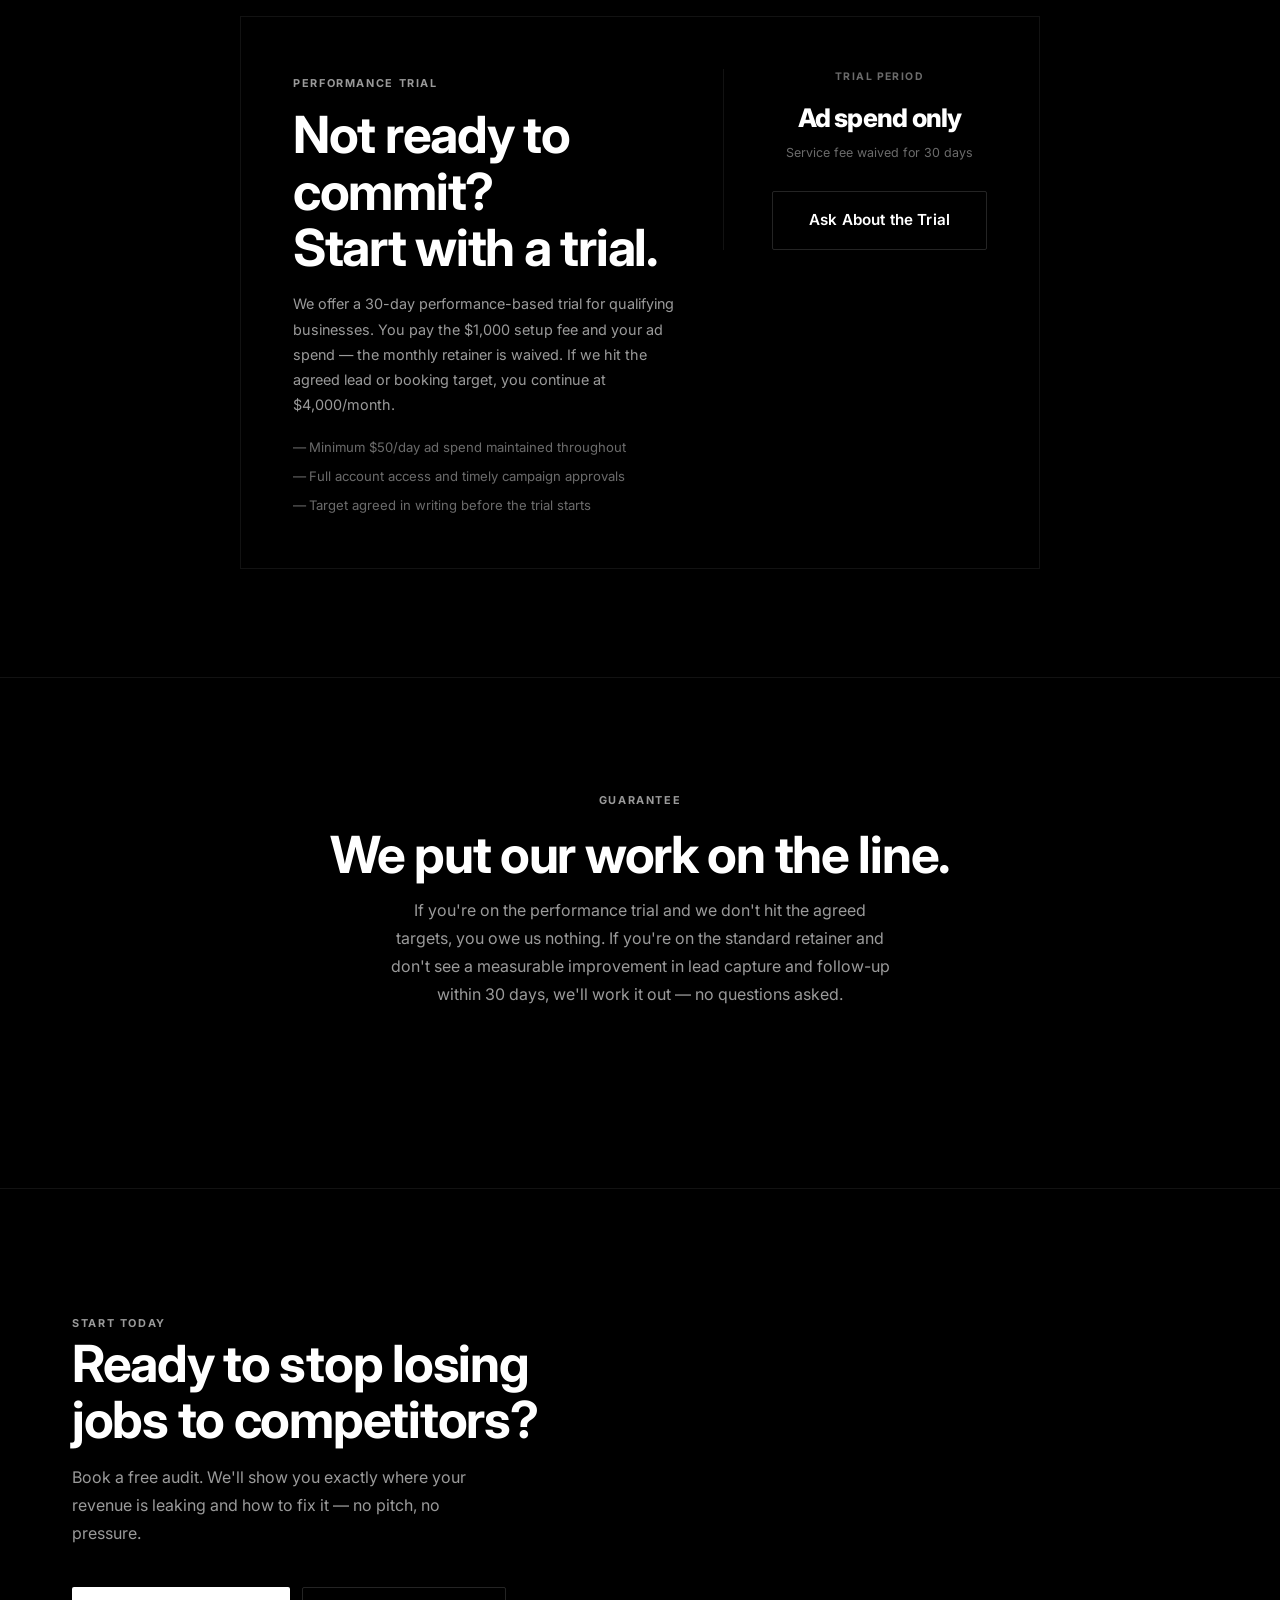
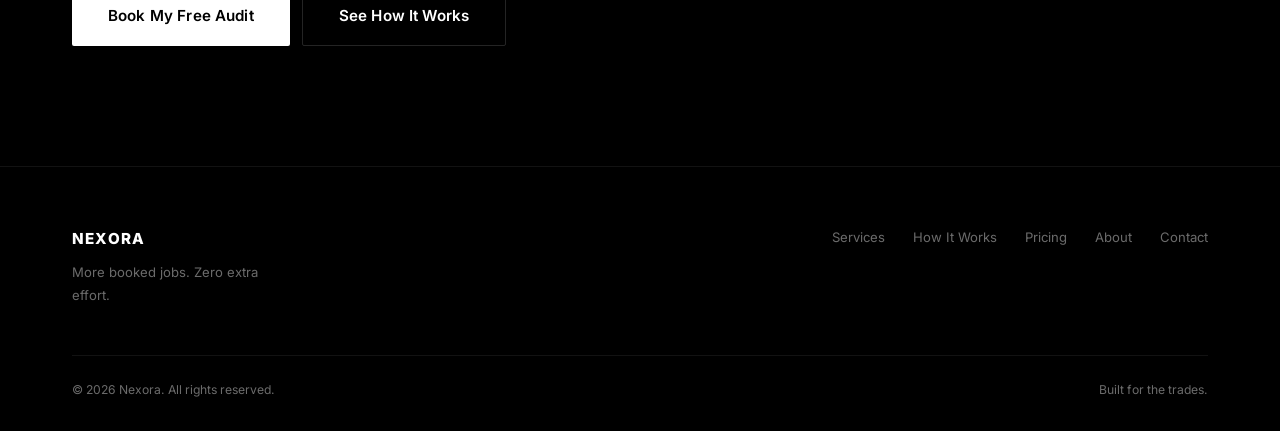
<file: pricing.html>
<!DOCTYPE html>
<html lang="en">
<head>
  <meta charset="UTF-8" />
  <meta name="viewport" content="width=device-width, initial-scale=1.0" />
  <title>Pricing — Nexora</title>
  <link rel="stylesheet" href="styles.css" />
</head>
<body>

<nav class="nav">
  <div class="container">
    <div class="nav-inner">
      <a href="index.html" class="nav-logo">Nexora</a>
      <ul class="nav-links">
        <li><a href="services.html">Services</a></li>
        <li><a href="how-it-works.html">How It Works</a></li>
        <li><a href="pricing.html" class="active">Pricing</a></li>
        <li><a href="about.html">About</a></li>
      </ul>
      <div class="nav-cta"><a href="contact.html" class="btn btn-primary">Book a Call</a></div>
      <button class="nav-hamburger" aria-label="Open menu"><span></span><span></span><span></span></button>
    </div>
  </div>
</nav>
<div class="nav-mobile">
  <a href="services.html">Services</a>
  <a href="how-it-works.html">How It Works</a>
  <a href="pricing.html">Pricing</a>
  <a href="about.html">About</a>
  <a href="contact.html" class="btn btn-primary">Book a Call</a>
</div>

<div class="page-hero">
  <div class="container">
    <span class="label fade-up">Investment</span>
    <h1 class="fade-up delay-1">One system.<br>One price.</h1>
    <p class="hero-sub fade-up delay-2">No tiers. No confusing packages. Everything you need to generate, capture, and convert leads — fully done-for-you.</p>
  </div>
</div>

<section>
  <div class="container">
    <div class="pricing-single-wrap fade-up">

      <div class="pricing-single-card">
        <div class="pricing-single-top">
          <div>
            <div class="pricing-tier">Full-System Retainer</div>
            <div class="pricing-price-single">$4,000 <span class="suffix">/mo</span></div>
            <p class="pricing-desc">Everything needed to run your lead generation and conversion system — fully managed, month-to-month.</p>
          </div>
          <a href="contact.html" class="btn btn-primary btn-lg">Get Started</a>
        </div>

        <div class="pricing-divider"></div>

        <div class="pricing-includes-label">What's included</div>
        <div class="pricing-features-grid">
          <div class="pricing-feature"><span class="pf-check">✓</span> Meta & Google Ads management</div>
          <div class="pricing-feature"><span class="pf-check">✓</span> High-converting landing pages</div>
          <div class="pricing-feature"><span class="pf-check">✓</span> AI receptionist (24/7 calls, SMS & chat)</div>
          <div class="pricing-feature"><span class="pf-check">✓</span> Automated appointment booking</div>
          <div class="pricing-feature"><span class="pf-check">✓</span> GoHighLevel CRM setup</div>
          <div class="pricing-feature"><span class="pf-check">✓</span> Multi-channel follow-up sequences</div>
          <div class="pricing-feature"><span class="pf-check">✓</span> Pipeline tracking & reporting</div>
          <div class="pricing-feature"><span class="pf-check">✓</span> Continuous campaign optimization</div>
          <div class="pricing-feature"><span class="pf-check">✓</span> Weekly performance report (every Monday)</div>
          <div class="pricing-feature"><span class="pf-check">✓</span> Monthly strategy review call</div>
        </div>

        <div class="pricing-divider"></div>

        <div class="pricing-addons">
          <div class="pricing-addon-item">
            <strong>One-time setup fee — $1,000</strong>
            <span>Covers funnel build, CRM setup, AI receptionist config, full system testing before launch</span>
          </div>
          <div class="pricing-addon-item">
            <strong>Ad spend — minimum $50/day ($1,500/mo)</strong>
            <span>Paid directly to Meta / Google — not marked up, not routed through us</span>
          </div>
        </div>
      </div>

    </div>

    <p class="pricing-note fade-up">Month-to-month. Cancel with 30 days' written notice. No long-term contracts.</p>
  </div>
</section>

<div class="divider"></div>

<section>
  <div class="container">
    <div class="trial-block fade-up">
      <div class="trial-inner">
        <div>
          <span class="label">Performance Trial</span>
          <h2>Not ready to commit?<br>Start with a trial.</h2>
          <p>We offer a 30-day performance-based trial for qualifying businesses. You pay the $1,000 setup fee and your ad spend — the monthly retainer is waived. If we hit the agreed lead or booking target, you continue at $4,000/month.</p>
          <ul class="trial-conditions">
            <li>Minimum $50/day ad spend maintained throughout</li>
            <li>Full account access and timely campaign approvals</li>
            <li>Target agreed in writing before the trial starts</li>
          </ul>
        </div>
        <div class="trial-cta">
          <div class="trial-price-label">Trial period</div>
          <div class="trial-price">Ad spend only</div>
          <div class="trial-price-sub">Service fee waived for 30 days</div>
          <a href="contact.html" class="btn btn-outline btn-lg">Ask About the Trial</a>
        </div>
      </div>
    </div>
  </div>
</section>

<div class="divider"></div>

<section>
  <div class="container">
    <div class="section-header centered fade-up">
      <span class="label">Guarantee</span>
      <h2>We put our work on the line.</h2>
      <p class="section-sub">If you're on the performance trial and we don't hit the agreed targets, you owe us nothing. If you're on the standard retainer and don't see a measurable improvement in lead capture and follow-up within 30 days, we'll work it out — no questions asked.</p>
    </div>
  </div>
</section>

<section class="cta-section">
  <div class="container">
    <span class="label fade-up">Start Today</span>
    <h2 class="fade-up delay-1">Ready to stop losing<br>jobs to competitors?</h2>
    <p class="fade-up delay-2">Book a free audit. We'll show you exactly where your revenue is leaking and how to fix it — no pitch, no pressure.</p>
    <div class="cta-btns fade-up delay-3">
      <a href="contact.html" class="btn btn-primary btn-lg">Book My Free Audit</a>
      <a href="how-it-works.html" class="btn btn-outline btn-lg">See How It Works</a>
    </div>
  </div>
</section>

<footer class="footer">
  <div class="container">
    <div class="footer-inner">
      <div><div class="footer-logo">Nexora</div><p class="footer-tagline">More booked jobs. Zero extra effort.</p></div>
      <nav class="footer-nav">
        <a href="services.html">Services</a>
        <a href="how-it-works.html">How It Works</a>
        <a href="pricing.html">Pricing</a>
        <a href="about.html">About</a>
        <a href="contact.html">Contact</a>
      </nav>
    </div>
    <div class="footer-bottom"><span>© 2026 Nexora. All rights reserved.</span><span>Built for the trades.</span></div>
  </div>
</footer>

<script src="nav.js"></script>
</body>
</html>
</file>
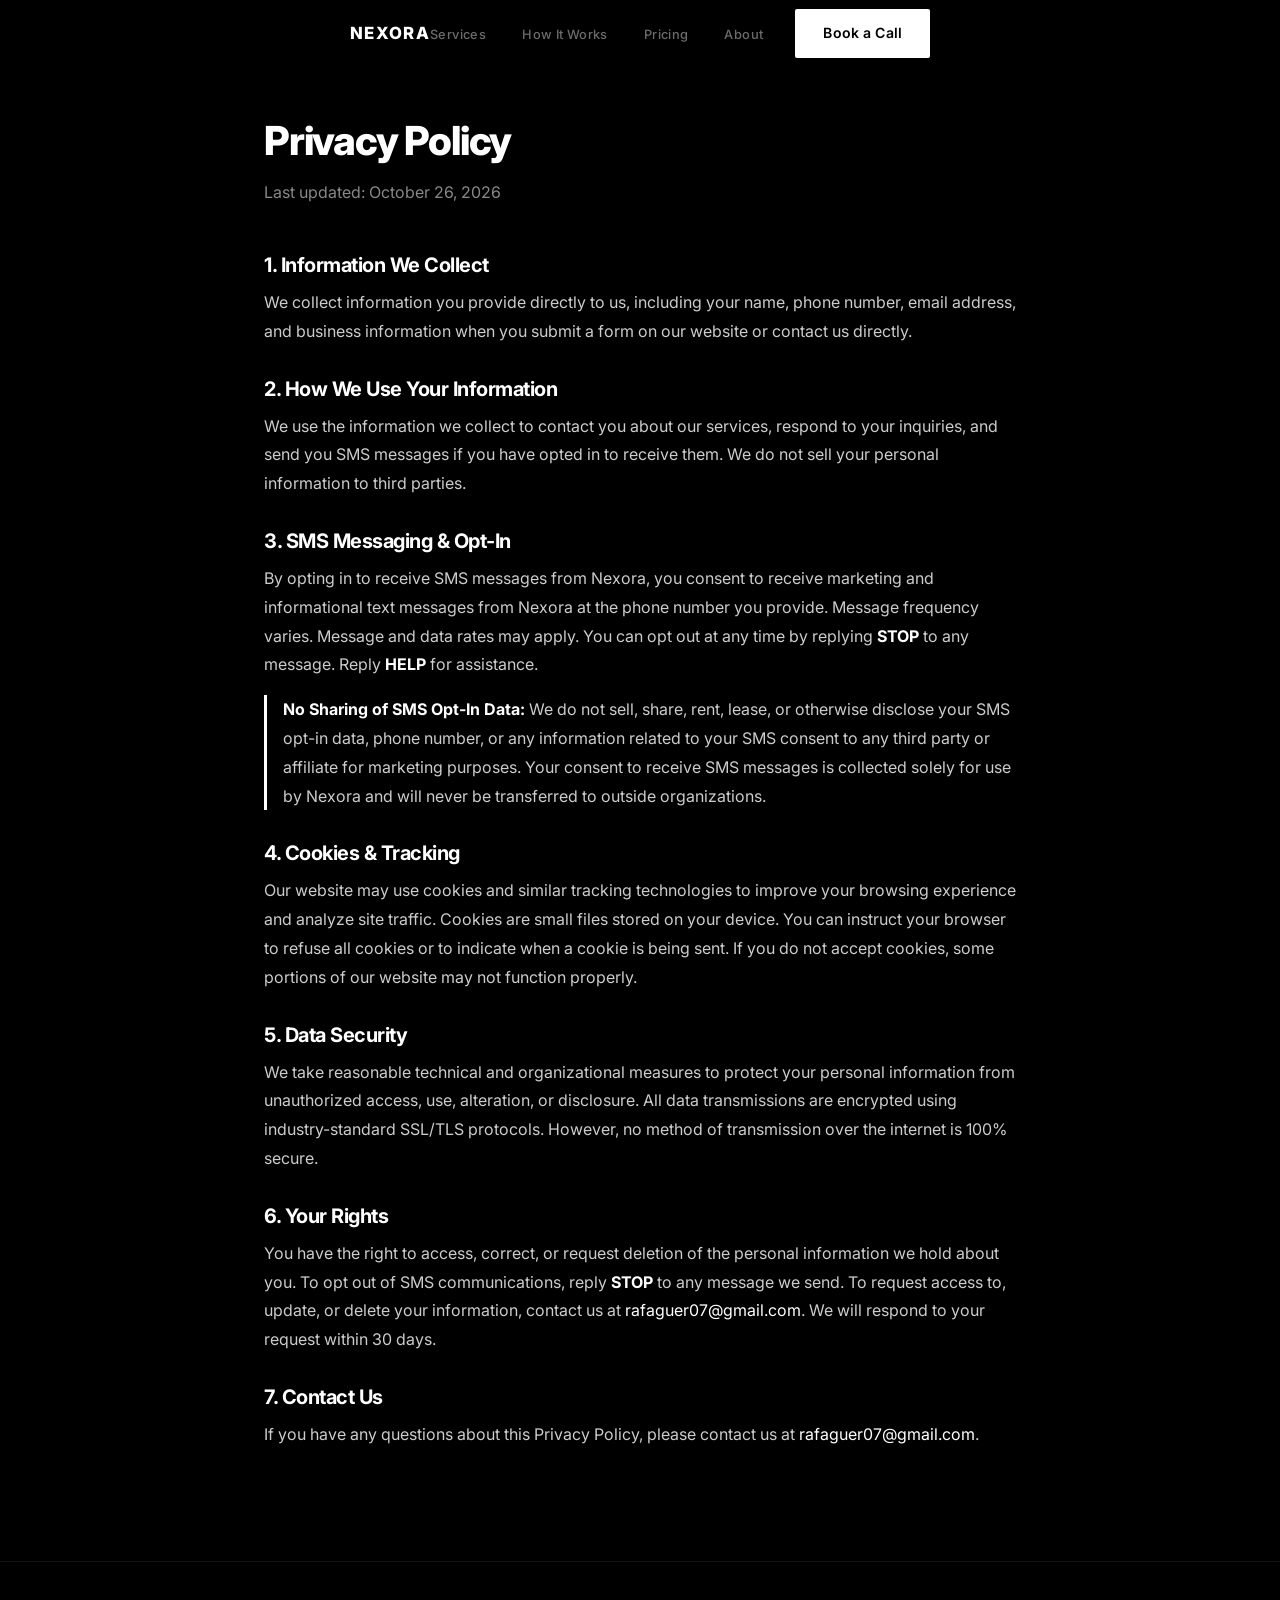
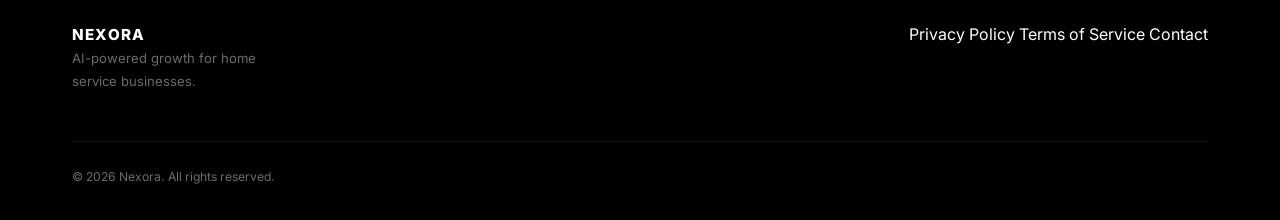
<file: privacy-policy.html>
<!DOCTYPE html>
<html lang="en">
<head>
  <meta charset="UTF-8" />
  <meta name="viewport" content="width=device-width, initial-scale=1.0" />
  <title>Privacy Policy — Nexora</title>
  <link rel="stylesheet" href="styles.css" />
</head>
<body>

<nav class="nav">
  <div class="container">
    <div class="nav-inner">
      <a href="index.html" class="nav-logo">Nexora</a>
      <ul class="nav-links">
        <li><a href="services.html">Services</a></li>
        <li><a href="how-it-works.html">How It Works</a></li>
        <li><a href="pricing.html">Pricing</a></li>
        <li><a href="about.html">About</a></li>
      </ul>
      <div class="nav-cta"><a href="contact.html" class="btn btn-primary">Book a Call</a></div>
      <button class="nav-hamburger" aria-label="Open menu"><span></span><span></span><span></span></button>
    </div>
  </div>
</nav>

<section style="padding: 120px 0 80px; max-width: 800px; margin: 0 auto; padding-left: 24px; padding-right: 24px;">
  <h1 style="font-size: 2.5rem; margin-bottom: 16px;">Privacy Policy</h1>
  <p style="color: #888; margin-bottom: 48px;">Last updated: October 26, 2026</p>

  <h2 style="font-size: 1.25rem; margin-bottom: 12px;">1. Information We Collect</h2>
  <p style="margin-bottom: 32px; line-height: 1.8; color: #ccc;">We collect information you provide directly to us, including your name, phone number, email address, and business information when you submit a form on our website or contact us directly.</p>

  <h2 style="font-size: 1.25rem; margin-bottom: 12px;">2. How We Use Your Information</h2>
  <p style="margin-bottom: 32px; line-height: 1.8; color: #ccc;">We use the information we collect to contact you about our services, respond to your inquiries, and send you SMS messages if you have opted in to receive them. We do not sell your personal information to third parties.</p>

  <h2 style="font-size: 1.25rem; margin-bottom: 12px;">3. SMS Messaging &amp; Opt-In</h2>
  <p style="margin-bottom: 16px; line-height: 1.8; color: #ccc;">By opting in to receive SMS messages from Nexora, you consent to receive marketing and informational text messages from Nexora at the phone number you provide. Message frequency varies. Message and data rates may apply. You can opt out at any time by replying <strong style="color: #fff;">STOP</strong> to any message. Reply <strong style="color: #fff;">HELP</strong> for assistance.</p>
  <p style="margin-bottom: 32px; line-height: 1.8; color: #ccc; border-left: 3px solid #fff; padding-left: 16px;"><strong style="color: #fff;">No Sharing of SMS Opt-In Data:</strong> We do not sell, share, rent, lease, or otherwise disclose your SMS opt-in data, phone number, or any information related to your SMS consent to any third party or affiliate for marketing purposes. Your consent to receive SMS messages is collected solely for use by Nexora and will never be transferred to outside organizations.</p>

  <h2 style="font-size: 1.25rem; margin-bottom: 12px;">4. Cookies &amp; Tracking</h2>
  <p style="margin-bottom: 32px; line-height: 1.8; color: #ccc;">Our website may use cookies and similar tracking technologies to improve your browsing experience and analyze site traffic. Cookies are small files stored on your device. You can instruct your browser to refuse all cookies or to indicate when a cookie is being sent. If you do not accept cookies, some portions of our website may not function properly.</p>

  <h2 style="font-size: 1.25rem; margin-bottom: 12px;">5. Data Security</h2>
  <p style="margin-bottom: 32px; line-height: 1.8; color: #ccc;">We take reasonable technical and organizational measures to protect your personal information from unauthorized access, use, alteration, or disclosure. All data transmissions are encrypted using industry-standard SSL/TLS protocols. However, no method of transmission over the internet is 100% secure.</p>

  <h2 style="font-size: 1.25rem; margin-bottom: 12px;">6. Your Rights</h2>
  <p style="margin-bottom: 32px; line-height: 1.8; color: #ccc;">You have the right to access, correct, or request deletion of the personal information we hold about you. To opt out of SMS communications, reply <strong style="color: #fff;">STOP</strong> to any message we send. To request access to, update, or delete your information, contact us at <a href="mailto:rafaguer07@gmail.com" style="color: #fff;">rafaguer07@gmail.com</a>. We will respond to your request within 30 days.</p>

  <h2 style="font-size: 1.25rem; margin-bottom: 12px;">7. Contact Us</h2>
  <p style="margin-bottom: 32px; line-height: 1.8; color: #ccc;">If you have any questions about this Privacy Policy, please contact us at <a href="mailto:rafaguer07@gmail.com" style="color: #fff;">rafaguer07@gmail.com</a>.</p>
</section>

<footer class="footer">
  <div class="container">
    <div class="footer-inner">
      <div class="footer-brand">
        <span class="footer-logo">Nexora</span>
        <p class="footer-tagline">AI-powered growth for home service businesses.</p>
      </div>
      <div class="footer-links">
        <a href="privacy-policy.html">Privacy Policy</a>
        <a href="terms.html">Terms of Service</a>
        <a href="contact.html">Contact</a>
      </div>
    </div>
    <div class="footer-bottom">
      <p>&copy; 2026 Nexora. All rights reserved.</p>
    </div>
  </div>
</footer>

</body>
</html>
</file>
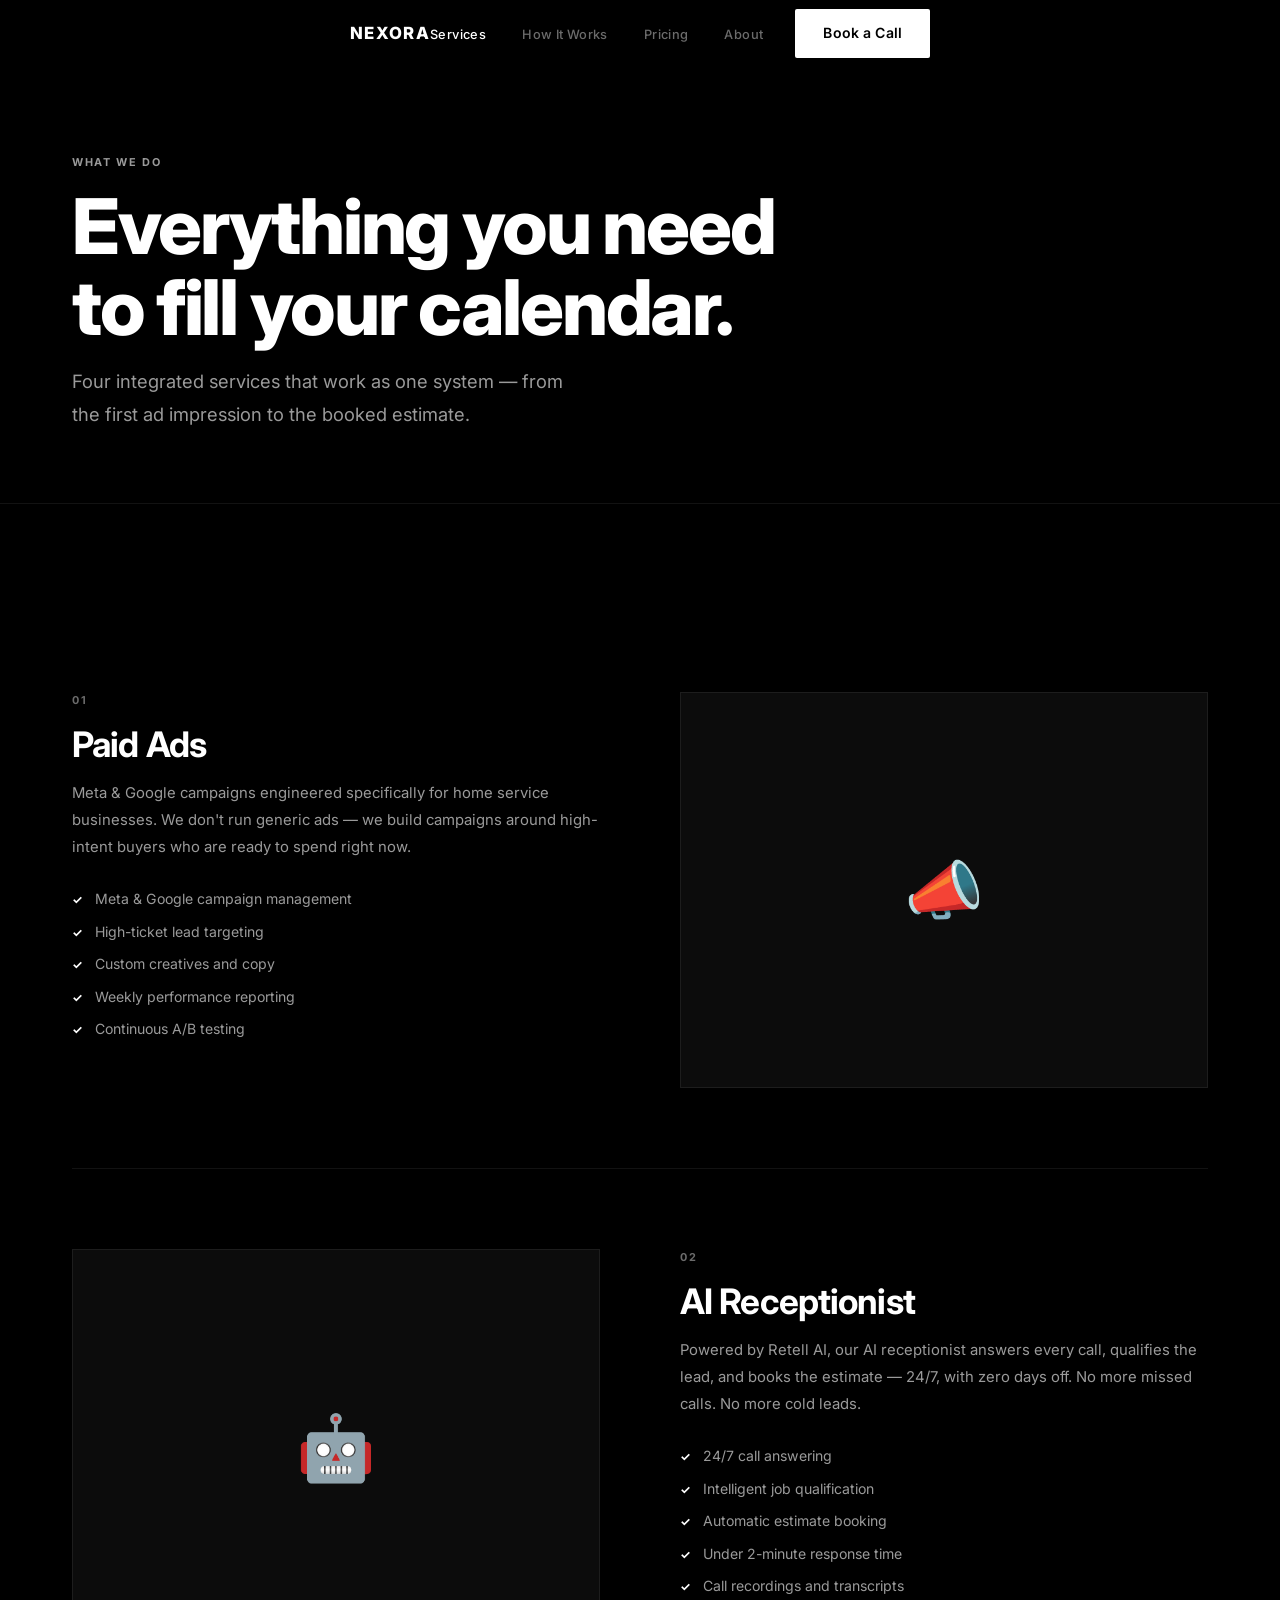
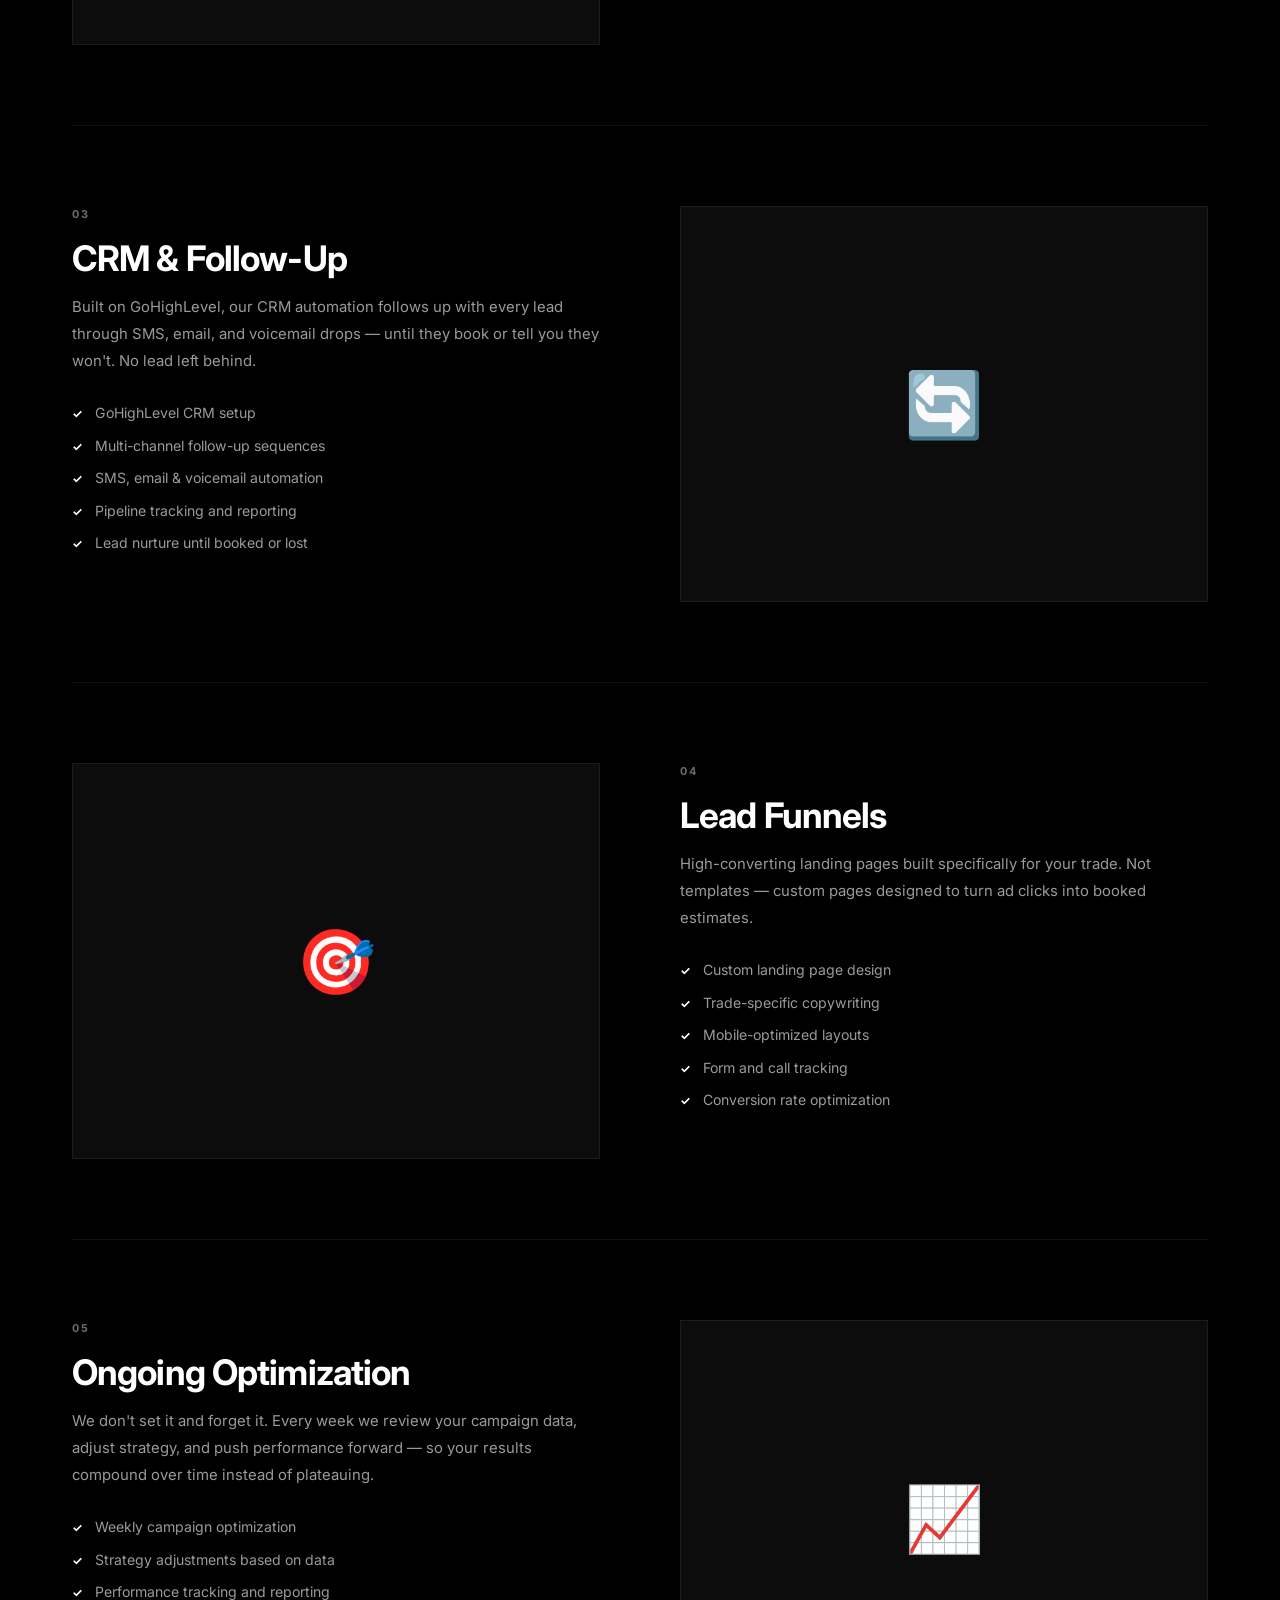
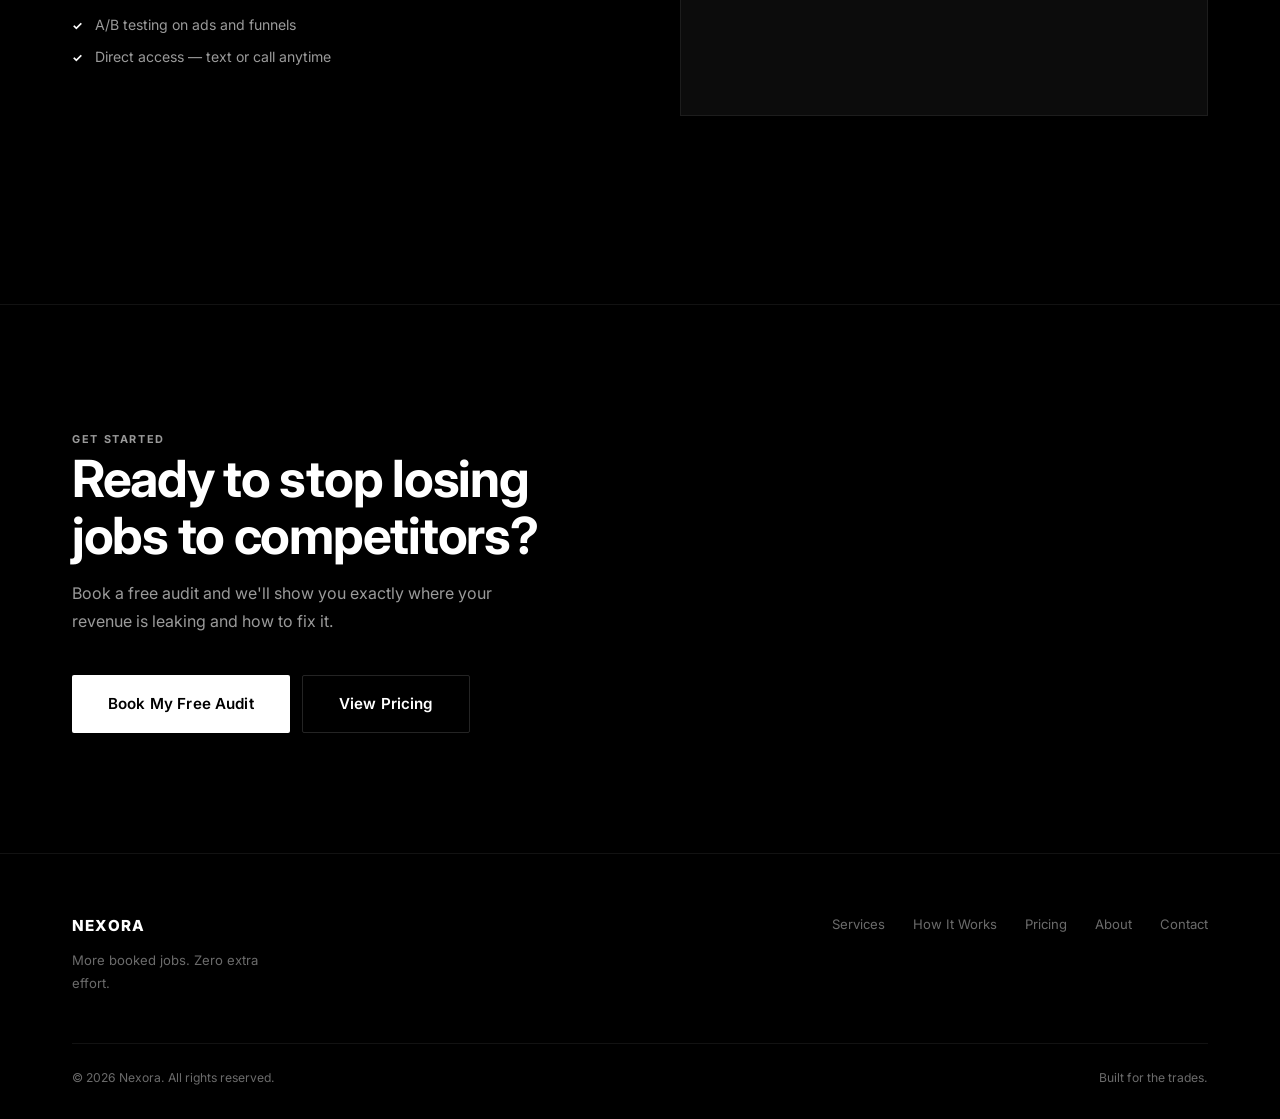
<file: services.html>
<!DOCTYPE html>
<html lang="en">
<head>
  <meta charset="UTF-8" />
  <meta name="viewport" content="width=device-width, initial-scale=1.0" />
  <title>Services — Nexora</title>
  <link rel="stylesheet" href="styles.css" />
</head>
<body>

<nav class="nav">
  <div class="container">
    <div class="nav-inner">
      <a href="index.html" class="nav-logo">Nexora</a>
      <ul class="nav-links">
        <li><a href="services.html" class="active">Services</a></li>
        <li><a href="how-it-works.html">How It Works</a></li>
        <li><a href="pricing.html">Pricing</a></li>
        <li><a href="about.html">About</a></li>
      </ul>
      <div class="nav-cta"><a href="contact.html" class="btn btn-primary">Book a Call</a></div>
      <button class="nav-hamburger" aria-label="Open menu"><span></span><span></span><span></span></button>
    </div>
  </div>
</nav>
<div class="nav-mobile">
  <a href="services.html">Services</a>
  <a href="how-it-works.html">How It Works</a>
  <a href="pricing.html">Pricing</a>
  <a href="about.html">About</a>
  <a href="contact.html" class="btn btn-primary">Book a Call</a>
</div>

<div class="page-hero">
  <div class="container">
    <span class="label fade-up">What We Do</span>
    <h1 class="fade-up delay-1">Everything you need<br>to fill your calendar.</h1>
    <p class="hero-sub fade-up delay-2">Four integrated services that work as one system — from the first ad impression to the booked estimate.</p>
  </div>
</div>

<section>
  <div class="container">
    <div class="service-row">
      <div>
        <div class="service-row-num fade-up">01</div>
        <h2 class="fade-up delay-1">Paid Ads</h2>
        <p class="fade-up delay-2">Meta & Google campaigns engineered specifically for home service businesses. We don't run generic ads — we build campaigns around high-intent buyers who are ready to spend right now.</p>
        <div class="outcome-list fade-up delay-3">
          <div class="outcome-item"><span class="chk">✓</span> Meta & Google campaign management</div>
          <div class="outcome-item"><span class="chk">✓</span> High-ticket lead targeting</div>
          <div class="outcome-item"><span class="chk">✓</span> Custom creatives and copy</div>
          <div class="outcome-item"><span class="chk">✓</span> Weekly performance reporting</div>
          <div class="outcome-item"><span class="chk">✓</span> Continuous A/B testing</div>
        </div>
      </div>
      <div class="service-visual fade-up delay-2">📣</div>
    </div>

    <div class="service-row">
      <div class="service-visual fade-up">🤖</div>
      <div>
        <div class="service-row-num fade-up">02</div>
        <h2 class="fade-up delay-1">AI Receptionist</h2>
        <p class="fade-up delay-2">Powered by Retell AI, our AI receptionist answers every call, qualifies the lead, and books the estimate — 24/7, with zero days off. No more missed calls. No more cold leads.</p>
        <div class="outcome-list fade-up delay-3">
          <div class="outcome-item"><span class="chk">✓</span> 24/7 call answering</div>
          <div class="outcome-item"><span class="chk">✓</span> Intelligent job qualification</div>
          <div class="outcome-item"><span class="chk">✓</span> Automatic estimate booking</div>
          <div class="outcome-item"><span class="chk">✓</span> Under 2-minute response time</div>
          <div class="outcome-item"><span class="chk">✓</span> Call recordings and transcripts</div>
        </div>
      </div>
    </div>

    <div class="service-row">
      <div>
        <div class="service-row-num fade-up">03</div>
        <h2 class="fade-up delay-1">CRM & Follow-Up</h2>
        <p class="fade-up delay-2">Built on GoHighLevel, our CRM automation follows up with every lead through SMS, email, and voicemail drops — until they book or tell you they won't. No lead left behind.</p>
        <div class="outcome-list fade-up delay-3">
          <div class="outcome-item"><span class="chk">✓</span> GoHighLevel CRM setup</div>
          <div class="outcome-item"><span class="chk">✓</span> Multi-channel follow-up sequences</div>
          <div class="outcome-item"><span class="chk">✓</span> SMS, email & voicemail automation</div>
          <div class="outcome-item"><span class="chk">✓</span> Pipeline tracking and reporting</div>
          <div class="outcome-item"><span class="chk">✓</span> Lead nurture until booked or lost</div>
        </div>
      </div>
      <div class="service-visual fade-up delay-2">🔄</div>
    </div>

    <div class="service-row">
      <div class="service-visual fade-up">🎯</div>
      <div>
        <div class="service-row-num fade-up">04</div>
        <h2 class="fade-up delay-1">Lead Funnels</h2>
        <p class="fade-up delay-2">High-converting landing pages built specifically for your trade. Not templates — custom pages designed to turn ad clicks into booked estimates.</p>
        <div class="outcome-list fade-up delay-3">
          <div class="outcome-item"><span class="chk">✓</span> Custom landing page design</div>
          <div class="outcome-item"><span class="chk">✓</span> Trade-specific copywriting</div>
          <div class="outcome-item"><span class="chk">✓</span> Mobile-optimized layouts</div>
          <div class="outcome-item"><span class="chk">✓</span> Form and call tracking</div>
          <div class="outcome-item"><span class="chk">✓</span> Conversion rate optimization</div>
        </div>
      </div>
    </div>

    <div class="service-row">
      <div>
        <div class="service-row-num fade-up">05</div>
        <h2 class="fade-up delay-1">Ongoing Optimization</h2>
        <p class="fade-up delay-2">We don't set it and forget it. Every week we review your campaign data, adjust strategy, and push performance forward — so your results compound over time instead of plateauing.</p>
        <div class="outcome-list fade-up delay-3">
          <div class="outcome-item"><span class="chk">✓</span> Weekly campaign optimization</div>
          <div class="outcome-item"><span class="chk">✓</span> Strategy adjustments based on data</div>
          <div class="outcome-item"><span class="chk">✓</span> Performance tracking and reporting</div>
          <div class="outcome-item"><span class="chk">✓</span> A/B testing on ads and funnels</div>
          <div class="outcome-item"><span class="chk">✓</span> Direct access — text or call anytime</div>
        </div>
      </div>
      <div class="service-visual fade-up delay-2">📈</div>
    </div>
  </div>
</section>

<section class="cta-section">
  <div class="container">
    <span class="label fade-up">Get Started</span>
    <h2 class="fade-up delay-1">Ready to stop losing<br>jobs to competitors?</h2>
    <p class="fade-up delay-2">Book a free audit and we'll show you exactly where your revenue is leaking and how to fix it.</p>
    <div class="cta-btns fade-up delay-3">
      <a href="contact.html" class="btn btn-primary btn-lg">Book My Free Audit</a>
      <a href="pricing.html" class="btn btn-outline btn-lg">View Pricing</a>
    </div>
  </div>
</section>

<footer class="footer">
  <div class="container">
    <div class="footer-inner">
      <div><div class="footer-logo">Nexora</div><p class="footer-tagline">More booked jobs. Zero extra effort.</p></div>
      <nav class="footer-nav">
        <a href="services.html">Services</a>
        <a href="how-it-works.html">How It Works</a>
        <a href="pricing.html">Pricing</a>
        <a href="about.html">About</a>
        <a href="contact.html">Contact</a>
      </nav>
    </div>
    <div class="footer-bottom"><span>© 2026 Nexora. All rights reserved.</span><span>Built for the trades.</span></div>
  </div>
</footer>

<script src="nav.js"></script>
</body>
</html>
</file>
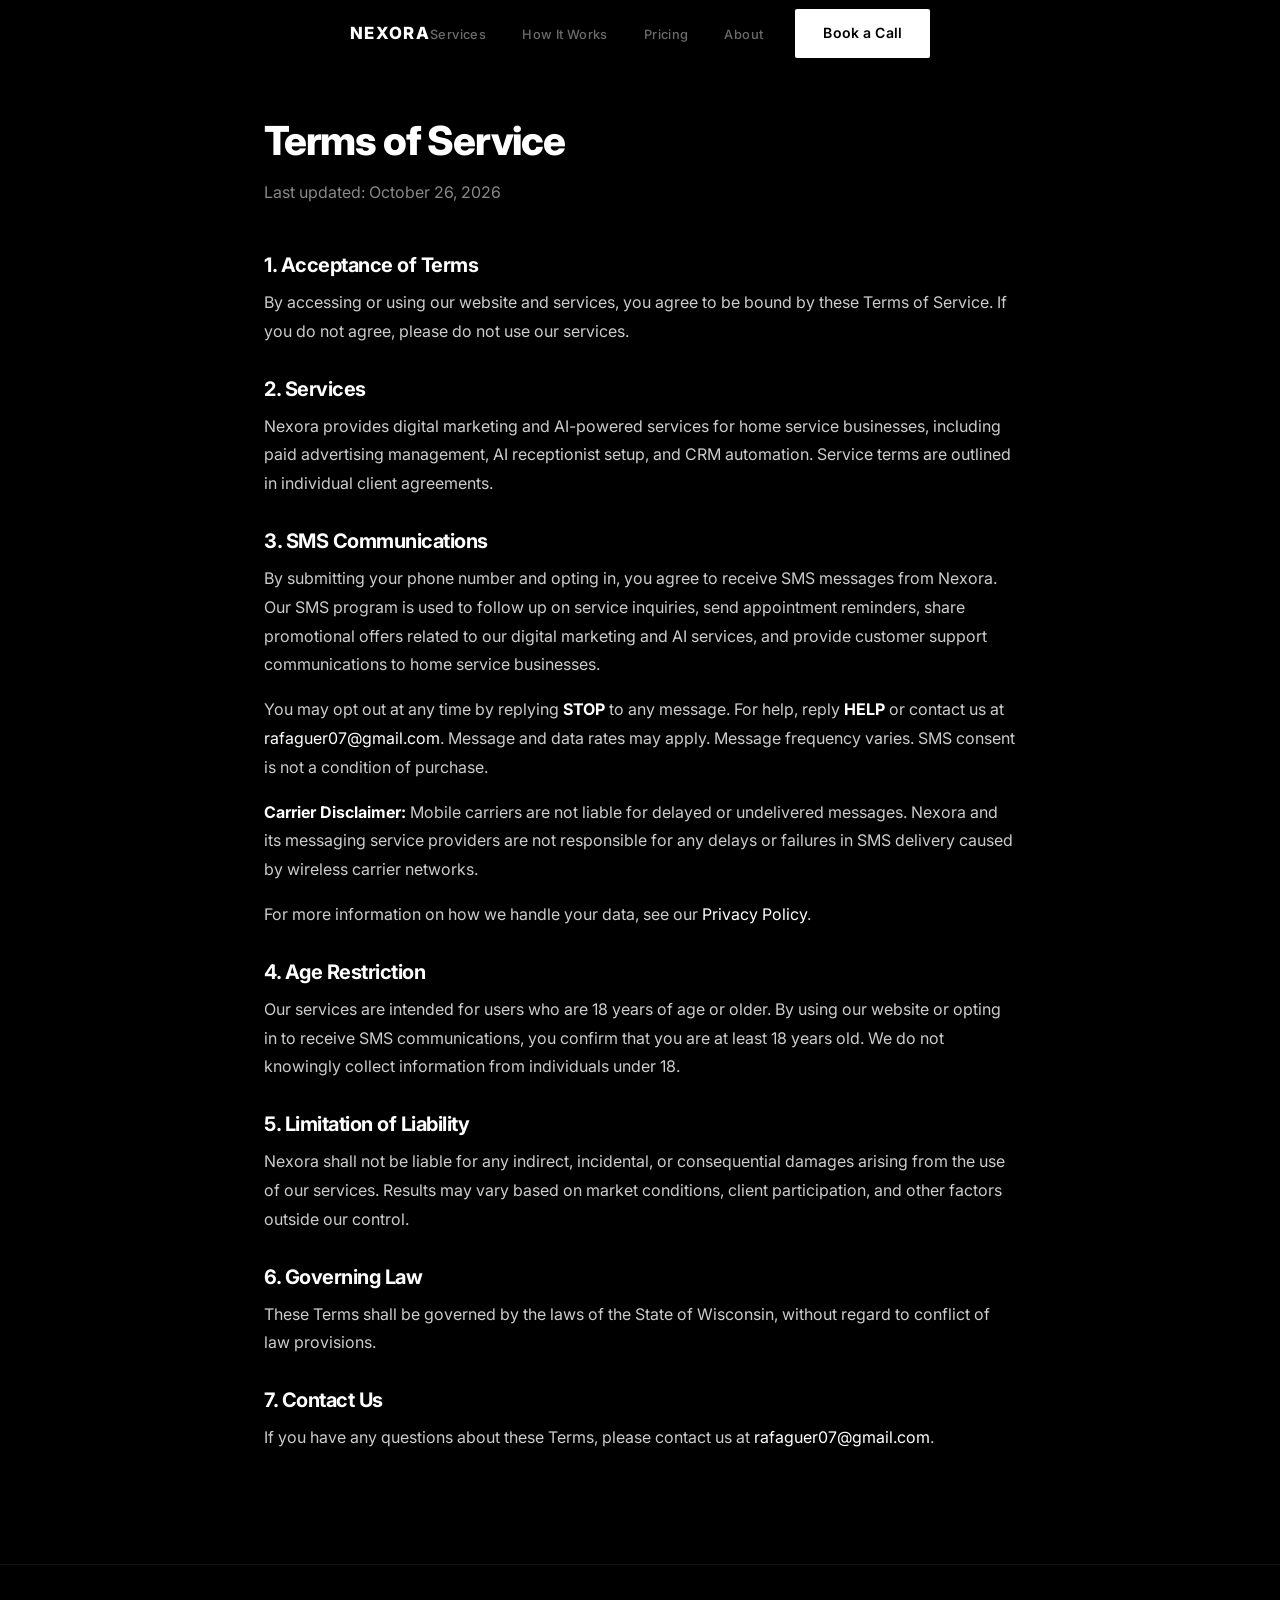
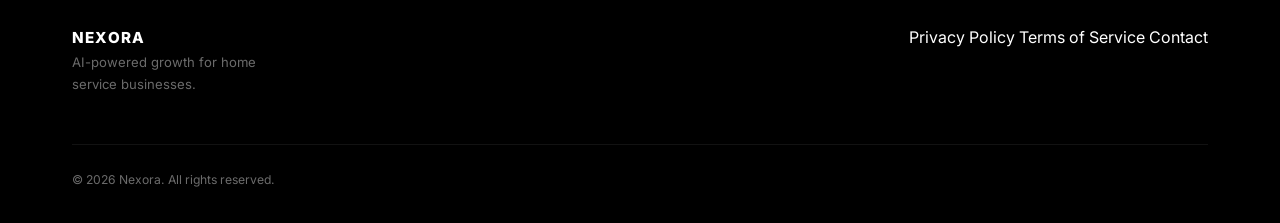
<file: terms.html>
<!DOCTYPE html>
<html lang="en">
<head>
  <meta charset="UTF-8" />
  <meta name="viewport" content="width=device-width, initial-scale=1.0" />
  <title>Terms of Service — Nexora</title>
  <link rel="stylesheet" href="styles.css" />
</head>
<body>

<nav class="nav">
  <div class="container">
    <div class="nav-inner">
      <a href="index.html" class="nav-logo">Nexora</a>
      <ul class="nav-links">
        <li><a href="services.html">Services</a></li>
        <li><a href="how-it-works.html">How It Works</a></li>
        <li><a href="pricing.html">Pricing</a></li>
        <li><a href="about.html">About</a></li>
      </ul>
      <div class="nav-cta"><a href="contact.html" class="btn btn-primary">Book a Call</a></div>
      <button class="nav-hamburger" aria-label="Open menu"><span></span><span></span><span></span></button>
    </div>
  </div>
</nav>

<section style="padding: 120px 0 80px; max-width: 800px; margin: 0 auto; padding-left: 24px; padding-right: 24px;">
  <h1 style="font-size: 2.5rem; margin-bottom: 16px;">Terms of Service</h1>
  <p style="color: #888; margin-bottom: 48px;">Last updated: October 26, 2026</p>

  <h2 style="font-size: 1.25rem; margin-bottom: 12px;">1. Acceptance of Terms</h2>
  <p style="margin-bottom: 32px; line-height: 1.8; color: #ccc;">By accessing or using our website and services, you agree to be bound by these Terms of Service. If you do not agree, please do not use our services.</p>

  <h2 style="font-size: 1.25rem; margin-bottom: 12px;">2. Services</h2>
  <p style="margin-bottom: 32px; line-height: 1.8; color: #ccc;">Nexora provides digital marketing and AI-powered services for home service businesses, including paid advertising management, AI receptionist setup, and CRM automation. Service terms are outlined in individual client agreements.</p>

  <h2 style="font-size: 1.25rem; margin-bottom: 12px;">3. SMS Communications</h2>
  <p style="margin-bottom: 16px; line-height: 1.8; color: #ccc;">By submitting your phone number and opting in, you agree to receive SMS messages from Nexora. Our SMS program is used to follow up on service inquiries, send appointment reminders, share promotional offers related to our digital marketing and AI services, and provide customer support communications to home service businesses.</p>
  <p style="margin-bottom: 16px; line-height: 1.8; color: #ccc;">You may opt out at any time by replying <strong style="color: #fff;">STOP</strong> to any message. For help, reply <strong style="color: #fff;">HELP</strong> or contact us at <a href="mailto:rafaguer07@gmail.com" style="color: #fff;">rafaguer07@gmail.com</a>. Message and data rates may apply. Message frequency varies. SMS consent is not a condition of purchase.</p>
  <p style="margin-bottom: 16px; line-height: 1.8; color: #ccc;"><strong style="color: #fff;">Carrier Disclaimer:</strong> Mobile carriers are not liable for delayed or undelivered messages. Nexora and its messaging service providers are not responsible for any delays or failures in SMS delivery caused by wireless carrier networks.</p>
  <p style="margin-bottom: 32px; line-height: 1.8; color: #ccc;">For more information on how we handle your data, see our <a href="privacy-policy.html" style="color: #fff;">Privacy Policy</a>.</p>

  <h2 style="font-size: 1.25rem; margin-bottom: 12px;">4. Age Restriction</h2>
  <p style="margin-bottom: 32px; line-height: 1.8; color: #ccc;">Our services are intended for users who are 18 years of age or older. By using our website or opting in to receive SMS communications, you confirm that you are at least 18 years old. We do not knowingly collect information from individuals under 18.</p>

  <h2 style="font-size: 1.25rem; margin-bottom: 12px;">5. Limitation of Liability</h2>
  <p style="margin-bottom: 32px; line-height: 1.8; color: #ccc;">Nexora shall not be liable for any indirect, incidental, or consequential damages arising from the use of our services. Results may vary based on market conditions, client participation, and other factors outside our control.</p>

  <h2 style="font-size: 1.25rem; margin-bottom: 12px;">6. Governing Law</h2>
  <p style="margin-bottom: 32px; line-height: 1.8; color: #ccc;">These Terms shall be governed by the laws of the State of Wisconsin, without regard to conflict of law provisions.</p>

  <h2 style="font-size: 1.25rem; margin-bottom: 12px;">7. Contact Us</h2>
  <p style="margin-bottom: 32px; line-height: 1.8; color: #ccc;">If you have any questions about these Terms, please contact us at <a href="mailto:rafaguer07@gmail.com" style="color: #fff;">rafaguer07@gmail.com</a>.</p>
</section>

<footer class="footer">
  <div class="container">
    <div class="footer-inner">
      <div class="footer-brand">
        <span class="footer-logo">Nexora</span>
        <p class="footer-tagline">AI-powered growth for home service businesses.</p>
      </div>
      <div class="footer-links">
        <a href="privacy-policy.html">Privacy Policy</a>
        <a href="terms.html">Terms of Service</a>
        <a href="contact.html">Contact</a>
      </div>
    </div>
    <div class="footer-bottom">
      <p>&copy; 2026 Nexora. All rights reserved.</p>
    </div>
  </div>
</footer>

</body>
</html>
</file>
<file: styles.css>
@import url('https://fonts.googleapis.com/css2?family=Inter:wght@300;400;500;600;700;800;900&display=swap');

/* ─── Variables ─── */
:root {
  --bg:             #000000;
  --surface:        #0c0c0c;
  --surface-2:      #141414;
  --border:         rgba(255,255,255,0.07);
  --border-strong:  rgba(255,255,255,0.14);
  --text:           #ffffff;
  --muted:          #6b6b6b;
  --muted-2:        #9a9a9a;
  --accent:         #ffffff;
  --max-width:      1200px;
  --nav-height:     68px;
}

/* ─── Reset ─── */
*, *::before, *::after { box-sizing: border-box; margin: 0; padding: 0; }
html { scroll-behavior: smooth; }
body {
  background: var(--bg);
  color: var(--text);
  font-family: 'Inter', sans-serif;
  font-size: 16px;
  line-height: 1.6;
  overflow-x: hidden;
  -webkit-font-smoothing: antialiased;
}
img { max-width: 100%; display: block; }
a { color: inherit; text-decoration: none; }
ul { list-style: none; }
button { font-family: inherit; }

/* ─── Typography ─── */
h1 {
  font-size: clamp(2.6rem, 6vw, 5rem);
  font-weight: 800;
  line-height: 1.05;
  letter-spacing: -0.03em;
}
h2 {
  font-size: clamp(2rem, 4vw, 3.4rem);
  font-weight: 700;
  line-height: 1.1;
  letter-spacing: -0.025em;
}
h3 {
  font-size: clamp(1.1rem, 2vw, 1.4rem);
  font-weight: 600;
  line-height: 1.25;
  letter-spacing: -0.01em;
}
h4 { font-size: 1rem; font-weight: 600; }
p { line-height: 1.75; }

/* ─── Container ─── */
.container {
  max-width: var(--max-width);
  margin: 0 auto;
  padding: 0 32px;
}

/* ─── Label / eyebrow ─── */
.label {
  display: inline-block;
  font-size: 0.68rem;
  font-weight: 700;
  letter-spacing: 0.15em;
  text-transform: uppercase;
  color: var(--muted-2);
}

/* ─── Divider ─── */
.divider {
  height: 1px;
  background: var(--border);
}

/* ─── Buttons ─── */
.btn {
  display: inline-flex;
  align-items: center;
  justify-content: center;
  gap: 8px;
  padding: 13px 28px;
  border-radius: 2px;
  font-family: 'Inter', sans-serif;
  font-size: 0.88rem;
  font-weight: 600;
  cursor: pointer;
  transition: all 0.18s ease;
  white-space: nowrap;
  border: none;
  letter-spacing: 0.01em;
}

.btn-primary {
  background: var(--text);
  color: #000;
}
.btn-primary:hover {
  background: rgba(255,255,255,0.88);
}

.btn-outline {
  background: transparent;
  color: var(--text);
  border: 1px solid var(--border-strong);
}
.btn-outline:hover {
  border-color: rgba(255,255,255,0.4);
  background: rgba(255,255,255,0.04);
}

.btn-lg { padding: 16px 36px; font-size: 0.95rem; }
.btn-block { width: 100%; }

/* ─── Navigation ─── */
.nav {
  position: fixed;
  top: 0; left: 0; right: 0;
  z-index: 1000;
  height: var(--nav-height);
  display: flex;
  align-items: center;
  transition: background 0.3s, border-color 0.3s;
  border-bottom: 1px solid transparent;
}
.nav.scrolled {
  background: rgba(0,0,0,0.92);
  backdrop-filter: blur(16px);
  -webkit-backdrop-filter: blur(16px);
  border-bottom-color: var(--border);
}

.nav-inner {
  display: flex;
  align-items: center;
  justify-content: space-between;
  width: 100%;
}

.nav-logo {
  font-size: 1.05rem;
  font-weight: 800;
  letter-spacing: 0.08em;
  text-transform: uppercase;
  color: var(--text);
}

.nav-links {
  display: flex;
  align-items: center;
  gap: 36px;
  margin-right: 32px;
}
.nav-links a {
  font-size: 0.8rem;
  font-weight: 500;
  color: var(--muted);
  letter-spacing: 0.03em;
  transition: color 0.2s;
}
.nav-links a:hover,
.nav-links a.active { color: var(--text); }

.nav-hamburger {
  display: none;
  flex-direction: column;
  gap: 5px;
  cursor: pointer;
  padding: 4px;
  background: none;
  border: none;
}
.nav-hamburger span {
  display: block;
  width: 22px;
  height: 1.5px;
  background: var(--text);
  transition: all 0.3s ease;
}
.nav-hamburger.open span:nth-child(1) { transform: translateY(6.5px) rotate(45deg); }
.nav-hamburger.open span:nth-child(2) { opacity: 0; }
.nav-hamburger.open span:nth-child(3) { transform: translateY(-6.5px) rotate(-45deg); }

.nav-mobile {
  display: none;
  position: fixed;
  top: var(--nav-height);
  left: 0; right: 0;
  background: rgba(0,0,0,0.97);
  backdrop-filter: blur(16px);
  padding: 24px 32px 36px;
  z-index: 999;
  border-bottom: 1px solid var(--border);
  flex-direction: column;
  gap: 0;
}
.nav-mobile.open { display: flex; }
.nav-mobile a {
  font-size: 1rem;
  font-weight: 500;
  color: var(--muted-2);
  padding: 16px 0;
  border-bottom: 1px solid var(--border);
  transition: color 0.2s;
}
.nav-mobile a:hover { color: var(--text); }
.nav-mobile a:last-of-type { border-bottom: none; }
.nav-mobile .btn {
  margin-top: 20px;
  align-self: stretch;
}

/* ─── Sections ─── */
section { padding: 108px 0; }

.section-header { margin-bottom: 72px; }
.section-header .label { margin-bottom: 16px; }
.section-header.centered { text-align: center; }
.section-sub {
  font-size: 1rem;
  color: var(--muted-2);
  max-width: 500px;
  margin-top: 14px;
  line-height: 1.75;
}
.section-header.centered .section-sub { margin-left: auto; margin-right: auto; }

/* ─── Hero ─── */
.hero {
  min-height: 100vh;
  display: flex;
  align-items: center;
  padding-top: var(--nav-height);
  border-bottom: 1px solid var(--border);
}
.hero-content {
  padding: 100px 0 80px;
  max-width: 860px;
}
.hero .label { margin-bottom: 28px; }
.hero h1 { margin-bottom: 24px; }
.hero-sub {
  font-size: clamp(1rem, 2vw, 1.15rem);
  color: var(--muted-2);
  max-width: 520px;
  margin-bottom: 44px;
  line-height: 1.8;
}
.hero-ctas {
  display: flex;
  gap: 12px;
  flex-wrap: wrap;
  margin-bottom: 80px;
}
.link-arrow {
  display: inline-flex;
  align-items: center;
  gap: 6px;
  color: var(--muted-2);
  font-size: 0.9rem;
  font-weight: 500;
  transition: color 0.2s, gap 0.2s;
}
.link-arrow:hover { color: var(--text); gap: 10px; }

/* Stats row */
.stats-row {
  display: flex;
  gap: 0;
  border-top: 1px solid var(--border);
  padding-top: 40px;
}
.stat-item {
  padding-right: 48px;
  margin-right: 48px;
  border-right: 1px solid var(--border);
}
.stat-item:last-child { border-right: none; margin-right: 0; }
.stat-value {
  font-size: 2.2rem;
  font-weight: 800;
  letter-spacing: -0.03em;
  line-height: 1;
  margin-bottom: 6px;
}
.stat-label {
  font-size: 0.78rem;
  color: var(--muted);
  font-weight: 500;
  letter-spacing: 0.03em;
}

/* Page hero (inner pages) */
.page-hero {
  padding: calc(var(--nav-height) + 80px) 0 72px;
  border-bottom: 1px solid var(--border);
}
.page-hero .label { margin-bottom: 16px; }
.page-hero h1 { margin-bottom: 16px; }
.page-hero .hero-sub { margin-bottom: 0; }

/* ─── Trades strip ─── */
.trades-strip {
  padding: 36px 0;
  border-bottom: 1px solid var(--border);
}
.trades-label {
  font-size: 0.68rem;
  font-weight: 700;
  letter-spacing: 0.15em;
  text-transform: uppercase;
  color: var(--muted);
  margin-bottom: 20px;
}
.trades-list {
  display: flex;
  gap: 0;
  flex-wrap: wrap;
}
.trade-item {
  font-size: 0.82rem;
  font-weight: 500;
  color: var(--muted);
  padding: 8px 20px;
  border-right: 1px solid var(--border);
  transition: color 0.2s;
}
.trade-item:first-child { padding-left: 0; }
.trade-item:last-child { border-right: none; }
.trade-item:hover { color: var(--text); }

/* ─── Problem block ─── */
.problem-grid {
  display: grid;
  grid-template-columns: repeat(3, 1fr);
  gap: 0;
  border: 1px solid var(--border);
}
.problem-card {
  padding: 40px;
  border-right: 1px solid var(--border);
  transition: background 0.2s;
}
.problem-card:last-child { border-right: none; }
.problem-card:hover { background: var(--surface); }
.problem-num {
  font-size: 0.72rem;
  font-weight: 700;
  letter-spacing: 0.12em;
  color: var(--muted);
  margin-bottom: 24px;
}
.problem-card h4 { margin-bottom: 10px; font-size: 1rem; font-weight: 600; }
.problem-card p { color: var(--muted-2); font-size: 0.88rem; line-height: 1.75; }

/* ─── Quote / solution teaser ─── */
.solution-teaser {
  padding: 108px 0;
  border-bottom: 1px solid var(--border);
}
.solution-teaser blockquote {
  font-size: clamp(1.5rem, 3vw, 2.4rem);
  font-weight: 700;
  letter-spacing: -0.02em;
  line-height: 1.2;
  max-width: 800px;
  margin-bottom: 24px;
}
.solution-teaser p {
  color: var(--muted-2);
  font-size: 1rem;
  max-width: 540px;
  margin-bottom: 28px;
}

/* ─── Services preview cards ─── */
.grid-4 {
  display: grid;
  grid-template-columns: repeat(4, 1fr);
  gap: 0;
  border: 1px solid var(--border);
}
.grid-3 {
  display: grid;
  grid-template-columns: repeat(3, 1fr);
  gap: 24px;
}
.grid-2 {
  display: grid;
  grid-template-columns: repeat(2, 1fr);
  gap: 24px;
}

.service-card {
  padding: 36px;
  border-right: 1px solid var(--border);
  transition: background 0.2s;
}
.service-card:last-child { border-right: none; }
.service-card:hover { background: var(--surface); }
.service-num {
  font-size: 0.68rem;
  font-weight: 700;
  letter-spacing: 0.15em;
  color: var(--muted);
  margin-bottom: 20px;
}
.service-card h3 { font-size: 1rem; margin-bottom: 10px; }
.service-card p { color: var(--muted-2); font-size: 0.85rem; line-height: 1.7; }

/* ─── Generic card ─── */
.card {
  background: var(--surface);
  border: 1px solid var(--border);
  padding: 32px;
  transition: border-color 0.2s;
}
.card:hover { border-color: var(--border-strong); }

/* ─── Social proof ─── */
.social-proof {
  padding: 48px 0;
  border-bottom: 1px solid var(--border);
}
.social-proof-label {
  font-size: 0.7rem;
  font-weight: 700;
  letter-spacing: 0.14em;
  text-transform: uppercase;
  color: var(--muted);
  margin-bottom: 20px;
}
.proof-badges {
  display: flex;
  gap: 0;
  flex-wrap: wrap;
}
.proof-badge {
  display: flex;
  align-items: center;
  gap: 8px;
  font-size: 0.82rem;
  color: var(--muted-2);
  padding: 0 24px;
  border-right: 1px solid var(--border);
}
.proof-badge:first-child { padding-left: 0; }
.proof-badge:last-child { border-right: none; }
.proof-dot {
  width: 5px; height: 5px;
  border-radius: 50%;
  background: var(--text);
  flex-shrink: 0;
}

/* ─── CTA section ─── */
.cta-section {
  padding: 120px 0;
  border-top: 1px solid var(--border);
}
.cta-section h2 { max-width: 600px; margin-bottom: 16px; }
.cta-section p {
  color: var(--muted-2);
  font-size: 1rem;
  margin-bottom: 40px;
  max-width: 440px;
  line-height: 1.75;
}
.cta-btns { display: flex; gap: 12px; flex-wrap: wrap; }

/* ─── Services page ─── */
.service-row {
  display: grid;
  grid-template-columns: 1fr 1fr;
  gap: 80px;
  align-items: start;
  padding: 80px 0;
  border-bottom: 1px solid var(--border);
}
.service-row:last-of-type { border-bottom: none; }
.service-row-num {
  font-size: 0.68rem;
  font-weight: 700;
  letter-spacing: 0.15em;
  color: var(--muted);
  margin-bottom: 16px;
}
.service-row h2 { font-size: clamp(1.6rem, 3vw, 2.2rem); margin-bottom: 16px; }
.service-row p { color: var(--muted-2); font-size: 0.93rem; line-height: 1.8; }

.outcome-list {
  margin-top: 28px;
  display: flex;
  flex-direction: column;
  gap: 10px;
}
.outcome-item {
  display: flex;
  align-items: flex-start;
  gap: 12px;
  font-size: 0.88rem;
  color: var(--muted-2);
}
.outcome-item .chk {
  color: var(--text);
  font-weight: 700;
  flex-shrink: 0;
  margin-top: 2px;
  font-size: 0.75rem;
}

.service-visual {
  background: var(--surface);
  border: 1px solid var(--border);
  aspect-ratio: 4/3;
  display: flex;
  align-items: center;
  justify-content: center;
  font-size: 64px;
}

/* ─── Steps ─── */
.steps-list {
  display: grid;
  grid-template-columns: repeat(3, 1fr);
  gap: 0;
  border: 1px solid var(--border);
  margin-bottom: 80px;
}
.step-item {
  padding: 40px;
  border-right: 1px solid var(--border);
}
.step-item:last-child { border-right: none; }
.step-num {
  font-size: 2.5rem;
  font-weight: 800;
  letter-spacing: -0.04em;
  color: var(--muted);
  margin-bottom: 20px;
  line-height: 1;
}
.step-title { font-size: 1rem; font-weight: 600; margin-bottom: 10px; }
.step-desc { color: var(--muted-2); font-size: 0.85rem; line-height: 1.75; }

/* ─── FAQ ─── */
.faq-list {
  max-width: 680px;
  border-top: 1px solid var(--border);
}
.faq-item {
  border-bottom: 1px solid var(--border);
}
.faq-question {
  display: flex;
  align-items: center;
  justify-content: space-between;
  padding: 22px 0;
  cursor: pointer;
  font-weight: 600;
  font-size: 0.93rem;
  gap: 16px;
  background: none;
  border: none;
  width: 100%;
  text-align: left;
  color: var(--text);
  transition: color 0.2s;
}
.faq-question:hover { color: var(--muted-2); }
.faq-chevron {
  color: var(--muted);
  font-size: 18px;
  font-weight: 300;
  flex-shrink: 0;
  transition: transform 0.3s;
  line-height: 1;
}
.faq-item.open .faq-chevron { transform: rotate(45deg); }
.faq-answer {
  max-height: 0;
  overflow: hidden;
  transition: max-height 0.35s ease;
}
.faq-item.open .faq-answer { max-height: 300px; }
.faq-answer p {
  padding-bottom: 22px;
  color: var(--muted-2);
  font-size: 0.9rem;
  line-height: 1.8;
}

/* ─── Pricing ─── */
.pricing-single-wrap {
  max-width: 800px;
  margin: 0 auto 40px;
}
.pricing-single-card {
  border: 1px solid var(--border);
  padding: 52px;
}
.pricing-single-top {
  display: flex;
  align-items: flex-start;
  justify-content: space-between;
  gap: 32px;
  margin-bottom: 40px;
}
.pricing-tier {
  font-size: 0.7rem;
  font-weight: 700;
  letter-spacing: 0.14em;
  text-transform: uppercase;
  color: var(--muted);
  margin-bottom: 16px;
}
.pricing-price-single {
  font-size: clamp(2.8rem, 5vw, 4rem);
  font-weight: 800;
  letter-spacing: -0.04em;
  line-height: 1;
  margin-bottom: 16px;
}
.pricing-price-single .suffix {
  font-size: 1rem;
  color: var(--muted);
  font-weight: 400;
  letter-spacing: 0;
}
.pricing-desc {
  font-size: 0.9rem;
  color: var(--muted-2);
  line-height: 1.7;
  max-width: 440px;
}
.pricing-divider {
  height: 1px;
  background: var(--border);
  margin: 36px 0;
}
.pricing-includes-label {
  font-size: 0.68rem;
  font-weight: 700;
  letter-spacing: 0.14em;
  text-transform: uppercase;
  color: var(--muted);
  margin-bottom: 20px;
}
.pricing-features-grid {
  display: grid;
  grid-template-columns: 1fr 1fr;
  gap: 12px 32px;
}
.pricing-feature {
  display: flex;
  align-items: flex-start;
  gap: 10px;
  font-size: 0.85rem;
  color: var(--muted-2);
}
.pf-check { color: var(--text); font-weight: 700; flex-shrink: 0; font-size: 0.75rem; margin-top: 2px; }
.pricing-addons {
  display: flex;
  flex-direction: column;
  gap: 16px;
}
.pricing-addon-item {
  display: flex;
  flex-direction: column;
  gap: 4px;
  font-size: 0.85rem;
}
.pricing-addon-item strong {
  color: var(--text);
  font-weight: 600;
}
.pricing-addon-item span {
  color: var(--muted);
}
.pricing-note {
  color: var(--muted);
  font-size: 0.82rem;
  margin-top: 12px;
  text-align: center;
}

/* ─── Trial block ─── */
.trial-block {
  border: 1px solid var(--border);
  padding: 52px;
  max-width: 800px;
  margin: 0 auto;
}
.trial-inner {
  display: grid;
  grid-template-columns: 1fr auto;
  gap: 48px;
  align-items: start;
}
.trial-inner h2 {
  margin: 12px 0 16px;
}
.trial-inner p {
  font-size: 0.9rem;
  color: var(--muted-2);
  line-height: 1.75;
  margin-bottom: 20px;
}
.trial-conditions {
  display: flex;
  flex-direction: column;
  gap: 8px;
  list-style: none;
  padding: 0;
}
.trial-conditions li {
  font-size: 0.82rem;
  color: var(--muted);
  padding-left: 16px;
  position: relative;
}
.trial-conditions li::before {
  content: '—';
  position: absolute;
  left: 0;
  color: var(--muted);
}
.trial-cta {
  min-width: 200px;
  text-align: center;
  border-left: 1px solid var(--border);
  padding-left: 48px;
}
.trial-price-label {
  font-size: 0.65rem;
  font-weight: 700;
  letter-spacing: 0.14em;
  text-transform: uppercase;
  color: var(--muted);
  margin-bottom: 12px;
}
.trial-price {
  font-size: 1.6rem;
  font-weight: 800;
  letter-spacing: -0.03em;
  margin-bottom: 6px;
}
.trial-price-sub {
  font-size: 0.78rem;
  color: var(--muted);
  margin-bottom: 28px;
  line-height: 1.5;
}

/* ─── About ─── */
.about-founder {
  display: grid;
  grid-template-columns: 1fr 1.8fr;
  gap: 80px;
  align-items: start;
}
.founder-img {
  background: var(--surface);
  border: 1px solid var(--border);
  aspect-ratio: 3/4;
  display: flex;
  align-items: center;
  justify-content: center;
  font-size: 72px;
}
.founder-text .label { margin-bottom: 12px; }
.founder-text h2 { margin-bottom: 20px; }
.founder-text p { color: var(--muted-2); margin-bottom: 16px; font-size: 0.95rem; }

.mission-block {
  border-left: 2px solid var(--text);
  padding: 20px 24px;
  margin-top: 36px;
}
.mission-block p {
  font-size: 1.1rem;
  font-weight: 600;
  color: var(--text);
  font-style: italic;
  margin: 0;
  letter-spacing: -0.01em;
}

.values-grid {
  display: grid;
  grid-template-columns: repeat(3, 1fr);
  gap: 0;
  border: 1px solid var(--border);
}
.value-card {
  padding: 36px;
  border-right: 1px solid var(--border);
  transition: background 0.2s;
}
.value-card:last-child { border-right: none; }
.value-card:hover { background: var(--surface); }
.value-num {
  font-size: 0.68rem;
  font-weight: 700;
  letter-spacing: 0.15em;
  color: var(--muted);
  margin-bottom: 16px;
}
.value-card h4 { font-size: 0.95rem; margin-bottom: 8px; }
.value-card p { font-size: 0.83rem; color: var(--muted-2); line-height: 1.7; }

/* ─── Contact ─── */
.contact-grid {
  display: grid;
  grid-template-columns: 1fr 1fr;
  gap: 60px;
  align-items: start;
}
.contact-form {
  background: var(--surface);
  border: 1px solid var(--border);
  padding: 40px;
}
.form-group { margin-bottom: 20px; }
.form-group label {
  display: block;
  font-size: 0.72rem;
  font-weight: 600;
  color: var(--muted);
  margin-bottom: 8px;
  letter-spacing: 0.08em;
  text-transform: uppercase;
}
.form-group input,
.form-group select,
.form-group textarea {
  width: 100%;
  background: var(--bg);
  border: 1px solid var(--border);
  border-radius: 0;
  padding: 12px 16px;
  color: var(--text);
  font-family: 'Inter', sans-serif;
  font-size: 0.9rem;
  transition: border-color 0.2s;
  outline: none;
  -webkit-appearance: none;
  appearance: none;
}
.form-group input::placeholder,
.form-group textarea::placeholder { color: var(--muted); }
.form-group input:focus,
.form-group select:focus,
.form-group textarea:focus { border-color: var(--border-strong); }
.form-group select { background-image: url("data:image/svg+xml,%3Csvg xmlns='http://www.w3.org/2000/svg' width='10' height='6' viewBox='0 0 10 6'%3E%3Cpath d='M1 1l4 4 4-4' stroke='%236b6b6b' stroke-width='1.5' fill='none' stroke-linecap='round'/%3E%3C/svg%3E"); background-repeat: no-repeat; background-position: right 14px center; padding-right: 40px; }
.form-group select option { background: #0c0c0c; }
.form-group textarea { resize: vertical; min-height: 120px; }
.form-row { display: grid; grid-template-columns: 1fr 1fr; gap: 16px; }

.calendly-block {
  background: var(--surface);
  border: 1px solid var(--border);
  padding: 48px 40px;
  display: flex;
  flex-direction: column;
  gap: 16px;
  min-height: 360px;
  justify-content: center;
}
.cal-icon { font-size: 36px; }
.calendly-block h3 { font-size: 1.2rem; }
.calendly-block p { color: var(--muted-2); font-size: 0.88rem; line-height: 1.7; }
.cal-url {
  display: inline-block;
  font-size: 0.78rem;
  color: var(--muted);
  font-family: monospace;
  border: 1px dashed var(--border-strong);
  padding: 8px 14px;
}

.contact-meta {
  margin-top: 32px;
  display: flex;
  flex-direction: column;
  gap: 16px;
}
.contact-meta-item {
  display: flex;
  align-items: flex-start;
  gap: 14px;
  font-size: 0.88rem;
  color: var(--muted-2);
  padding-bottom: 16px;
  border-bottom: 1px solid var(--border);
}
.contact-meta-item:last-child { border-bottom: none; padding-bottom: 0; }
.contact-meta-item .mi { font-size: 16px; margin-top: 1px; }
.contact-meta-item strong { color: var(--text); font-weight: 600; display: block; margin-bottom: 2px; }

/* ─── Footer ─── */
.footer {
  border-top: 1px solid var(--border);
  padding: 60px 0 32px;
}
.footer-inner {
  display: flex;
  align-items: flex-start;
  justify-content: space-between;
  gap: 48px;
  margin-bottom: 48px;
  flex-wrap: wrap;
}
.footer-logo {
  font-size: 0.95rem;
  font-weight: 800;
  letter-spacing: 0.08em;
  text-transform: uppercase;
  margin-bottom: 10px;
}
.footer-tagline { font-size: 0.82rem; color: var(--muted); max-width: 220px; }
.footer-nav {
  display: flex;
  gap: 28px;
  flex-wrap: wrap;
}
.footer-nav a {
  font-size: 0.82rem;
  color: var(--muted);
  transition: color 0.2s;
}
.footer-nav a:hover { color: var(--text); }
.footer-bottom {
  display: flex;
  align-items: center;
  justify-content: space-between;
  padding-top: 24px;
  border-top: 1px solid var(--border);
  font-size: 0.76rem;
  color: var(--muted);
  flex-wrap: wrap;
  gap: 8px;
}

/* ─── Animations ─── */
.fade-up {
  opacity: 0;
  transform: translateY(20px);
  transition: opacity 0.6s ease, transform 0.6s ease;
}
.fade-up.visible { opacity: 1; transform: translateY(0); }
.delay-1 { transition-delay: 0.08s; }
.delay-2 { transition-delay: 0.16s; }
.delay-3 { transition-delay: 0.24s; }
.delay-4 { transition-delay: 0.32s; }

/* ─── Responsive ─── */
@media (max-width: 1024px) {
  .grid-4          { grid-template-columns: repeat(2, 1fr); }
  .service-row     { grid-template-columns: 1fr; gap: 40px; }
  .about-founder   { grid-template-columns: 1fr; gap: 48px; }
  .contact-grid         { grid-template-columns: 1fr; }
  .pricing-single-card  { padding: 32px 24px; }
  .pricing-single-top   { flex-direction: column; gap: 24px; }
  .pricing-features-grid { grid-template-columns: 1fr; }
  .trial-block          { padding: 32px 24px; }
  .trial-inner          { grid-template-columns: 1fr; }
  .trial-cta            { border-left: none; border-top: 1px solid var(--border); padding-left: 0; padding-top: 32px; }
}

@media (max-width: 768px) {
  :root { --nav-height: 60px; }
  .container { padding: 0 20px; }

  .nav-links, .nav-cta { display: none; }
  .nav-hamburger { display: flex; }

  .grid-2, .grid-3  { grid-template-columns: 1fr; }
  .problem-grid     { grid-template-columns: 1fr; }
  .problem-card     { border-right: none; border-bottom: 1px solid var(--border); }
  .problem-card:last-child { border-bottom: none; }
  .steps-list       { grid-template-columns: 1fr; }
  .step-item        { border-right: none; border-bottom: 1px solid var(--border); }
  .step-item:last-child { border-bottom: none; }
  .values-grid      { grid-template-columns: 1fr; }
  .value-card       { border-right: none; border-bottom: 1px solid var(--border); }
  .value-card:last-child { border-bottom: none; }
  .form-row         { grid-template-columns: 1fr; }
  .grid-4           { grid-template-columns: 1fr; }
  .service-card     { border-right: none; border-bottom: 1px solid var(--border); }
  .service-card:last-child { border-bottom: none; }

  .stats-row        { flex-direction: column; gap: 28px; }
  .stat-item        { border-right: none; border-bottom: 1px solid var(--border); padding-right: 0; margin-right: 0; padding-bottom: 28px; }
  .stat-item:last-child { border-bottom: none; padding-bottom: 0; }

  .trades-list      { gap: 0; }
  .trade-item       { padding: 8px 16px; }

  .proof-badges     { flex-direction: column; gap: 12px; }
  .proof-badge      { border-right: none; padding-left: 0; }

  section           { padding: 72px 0; }
  .hero-content     { padding: 64px 0 56px; }
  .service-visual   { aspect-ratio: 16/9; font-size: 48px; }
  .footer-inner     { flex-direction: column; gap: 32px; }
  .footer-bottom    { flex-direction: column; text-align: center; }
}

@media (max-width: 480px) {
  h1 { font-size: 2.4rem; }
  .hero-ctas      { flex-direction: column; }
  .hero-ctas .btn { width: 100%; }
  .cta-btns       { flex-direction: column; }
  .cta-btns .btn  { width: 100%; max-width: 320px; }
  .contact-form   { padding: 24px 20px; }
  .calendly-block { padding: 32px 24px; }
}
</file>
